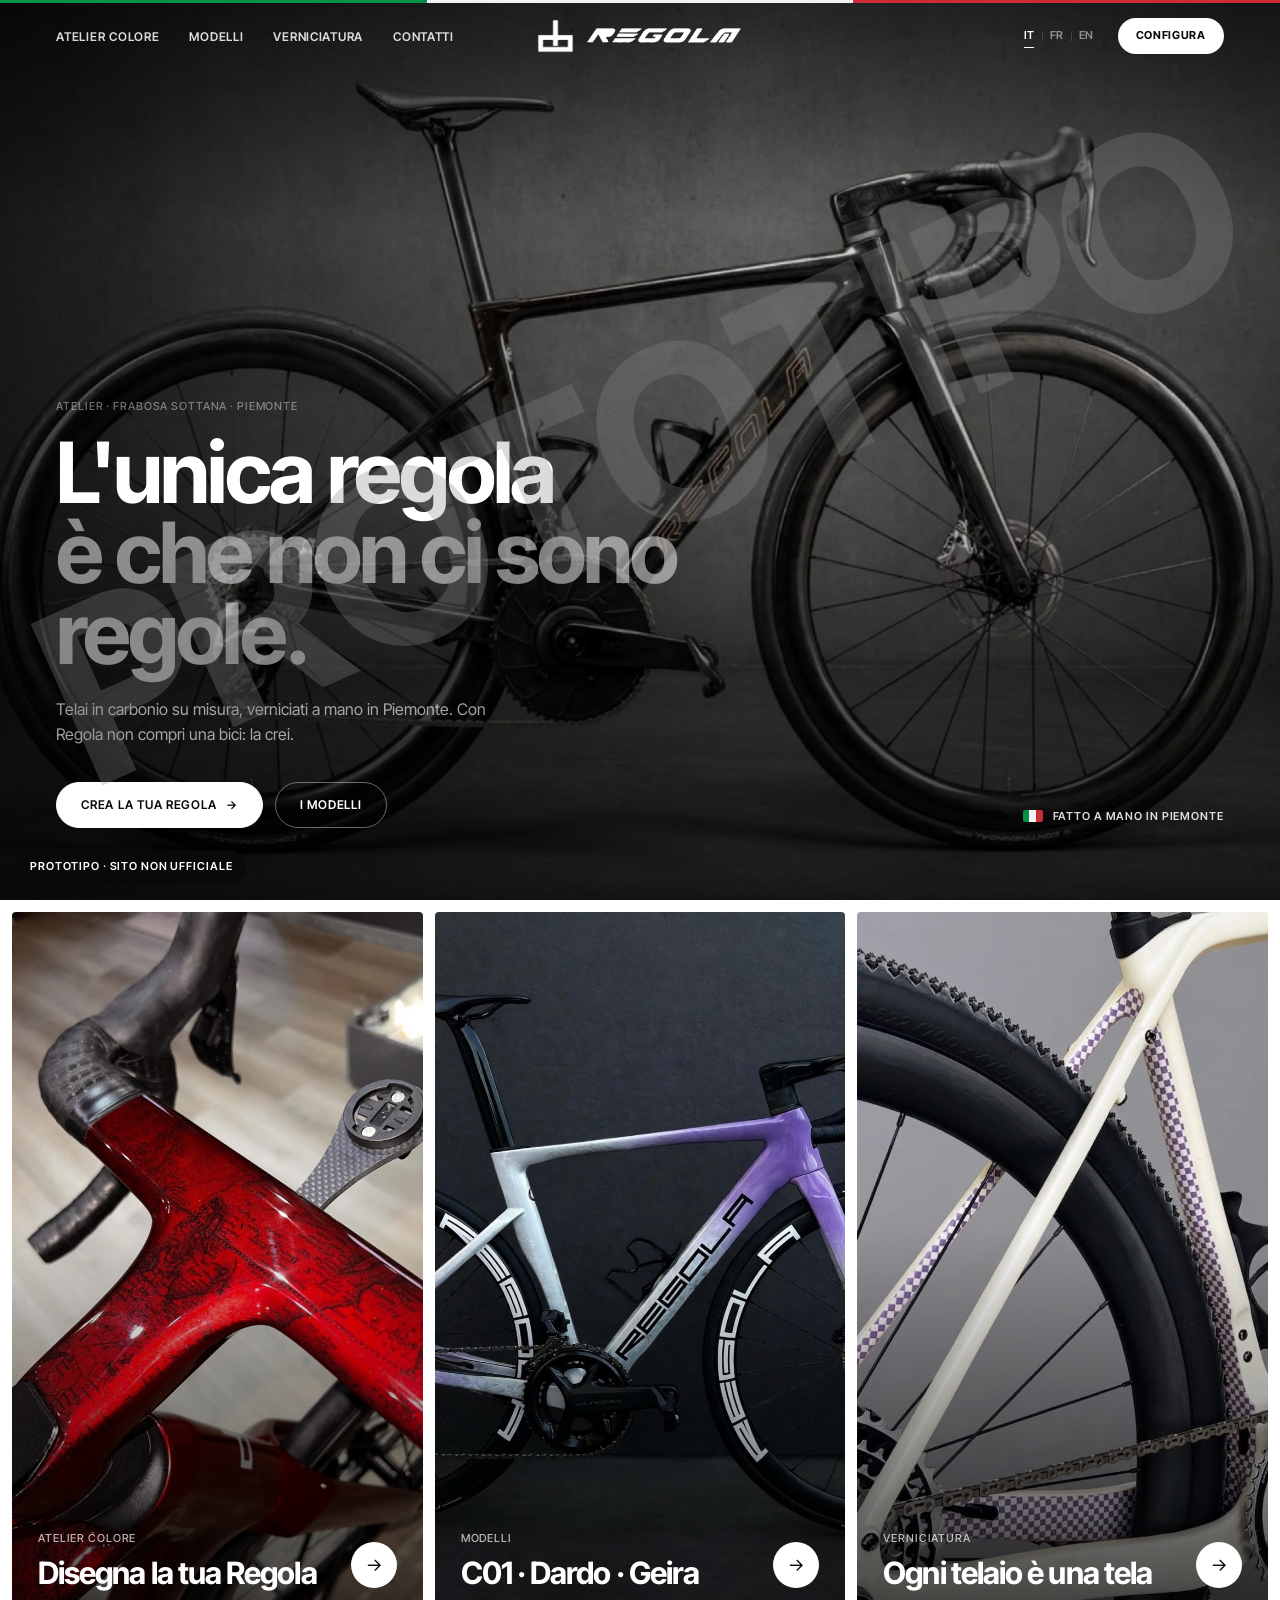
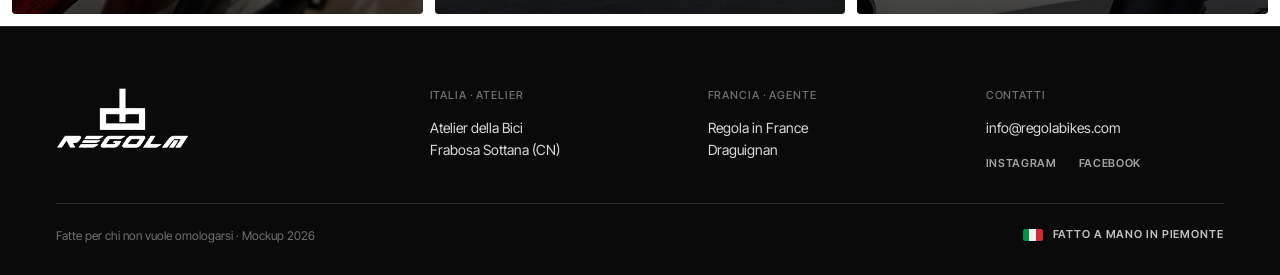
<file: index.html>
<!doctype html>
<html lang="it">
<head>
<meta charset="utf-8">
<meta name="viewport" content="width=device-width, initial-scale=1">
<meta name="robots" content="noindex, nofollow">
<title>Regola Bikes</title>
<link rel="preconnect" href="https://fonts.googleapis.com">
<link rel="preconnect" href="https://fonts.gstatic.com" crossorigin>
<link href="https://fonts.googleapis.com/css2?family=Inter+Tight:ital,wght@0,300;0,400;0,500;0,600;0,700;1,400&family=Michroma&display=swap" rel="stylesheet">
<link rel="stylesheet" href="assets/style.css?v=6">
</head>
<body>
<script>document.documentElement.classList.add('js')</script>

<header id="hdr">
  <nav><ul><li><a href="atelier.html">Atelier couleur</a></li><li><a href="modeles.html">Modèles</a></li><li><a href="peinture.html">Peinture</a></li><li><a href="contact.html">Contact</a></li></ul></nav>
  <a href="index.html" class="logo" aria-label="Regola — accueil"><img class="lm" src="assets/logo-mark-solid.png" alt=""><img class="lw" src="assets/logo-word-solid.png" alt="Regola"></a>
  <div class="hact"><a href="atelier.html" class="nav-cta">Configurer</a><button class="burger" aria-label="Menu"><span></span><span></span></button></div>
</header>

<section class="hero" id="top">
  <div class="hero-bg"></div>
  <div class="hero-inner">
    <div class="eyebrow rv">Atelier · Frabosa Sottana · Piemonte</div>
    <h1 class="display rv d1">L'unica regola<br><em>è che non ci sono regole.</em></h1>
    <p class="rv d2">Cadres carbone sur mesure, peints à la main dans le Piémont. Avec Regola, on n'achète pas un vélo&nbsp;: on le crée.</p>
    <div class="ctas rv d3">
      <a href="atelier.html" class="btn solid">Créer mon Regola <span class="arr">→</span></a>
      <a href="modeles.html" class="btn ghost">Les modèles</a>
    </div>
  </div>
  <div class="hero-side rv d3"><span class="seal"><span class="flag" aria-hidden="true"><i></i><i></i><i></i></span>Fatto a mano in Piemonte</span></div>
</section>

<section class="tiles">
  <a class="tile rv" href="atelier.html">
    <img src="assets/g-cubi.jpg" alt="">
    <div class="cap"><span class="eyebrow">Atelier couleur</span><h3>Dessinez votre Regola</h3></div>
    <span class="tarr">→</span>
  </a>
  <a class="tile rv d1" href="modeles.html">
    <img src="assets/dardo.jpg" alt="">
    <div class="cap"><span class="eyebrow">Modèles</span><h3>C01 · Dardo · Geira</h3></div>
    <span class="tarr">→</span>
  </a>
  <a class="tile rv d2" href="peinture.html">
    <img src="assets/g-quadri.jpg" alt="">
    <div class="cap"><span class="eyebrow">Peinture</span><h3>Chaque cadre est une toile</h3></div>
    <span class="tarr">→</span>
  </a>
</section>



<footer>
  <div class="fcol flogo"><a href="index.html" class="logo"><img class="lf" src="assets/logo-full-solid.png" alt="Regola"></a></div>
  <div class="fcol"><h6>Italie · Atelier</h6><p>Atelier della Bici<br>Frabosa Sottana (CN)</p></div>
  <div class="fcol"><h6>France · Agent</h6><p>Regola in France<br>Draguignan</p></div>
  <div class="fcol"><h6>Contact</h6><p><a href="mailto:info@regolabikes.com">info@regolabikes.com</a></p>
    <div class="soc"><a href="https://www.instagram.com/regolabikes/" target="_blank" rel="noopener">Instagram</a><a href="https://www.facebook.com/profile.php?id=100064349041571" target="_blank" rel="noopener">Facebook</a></div></div>
  <div class="fbot"><span>Fatte per chi non vuole omologarsi · Maquette 2026</span><span class="seal"><span class="flag" aria-hidden="true"><i></i><i></i><i></i></span>Fatto a mano in Piemonte</span></div>
</footer>
<script src="assets/i18n.js?v=7"></script>
<script src="assets/site.js?v=6"></script>
</body>
</html>
</file>
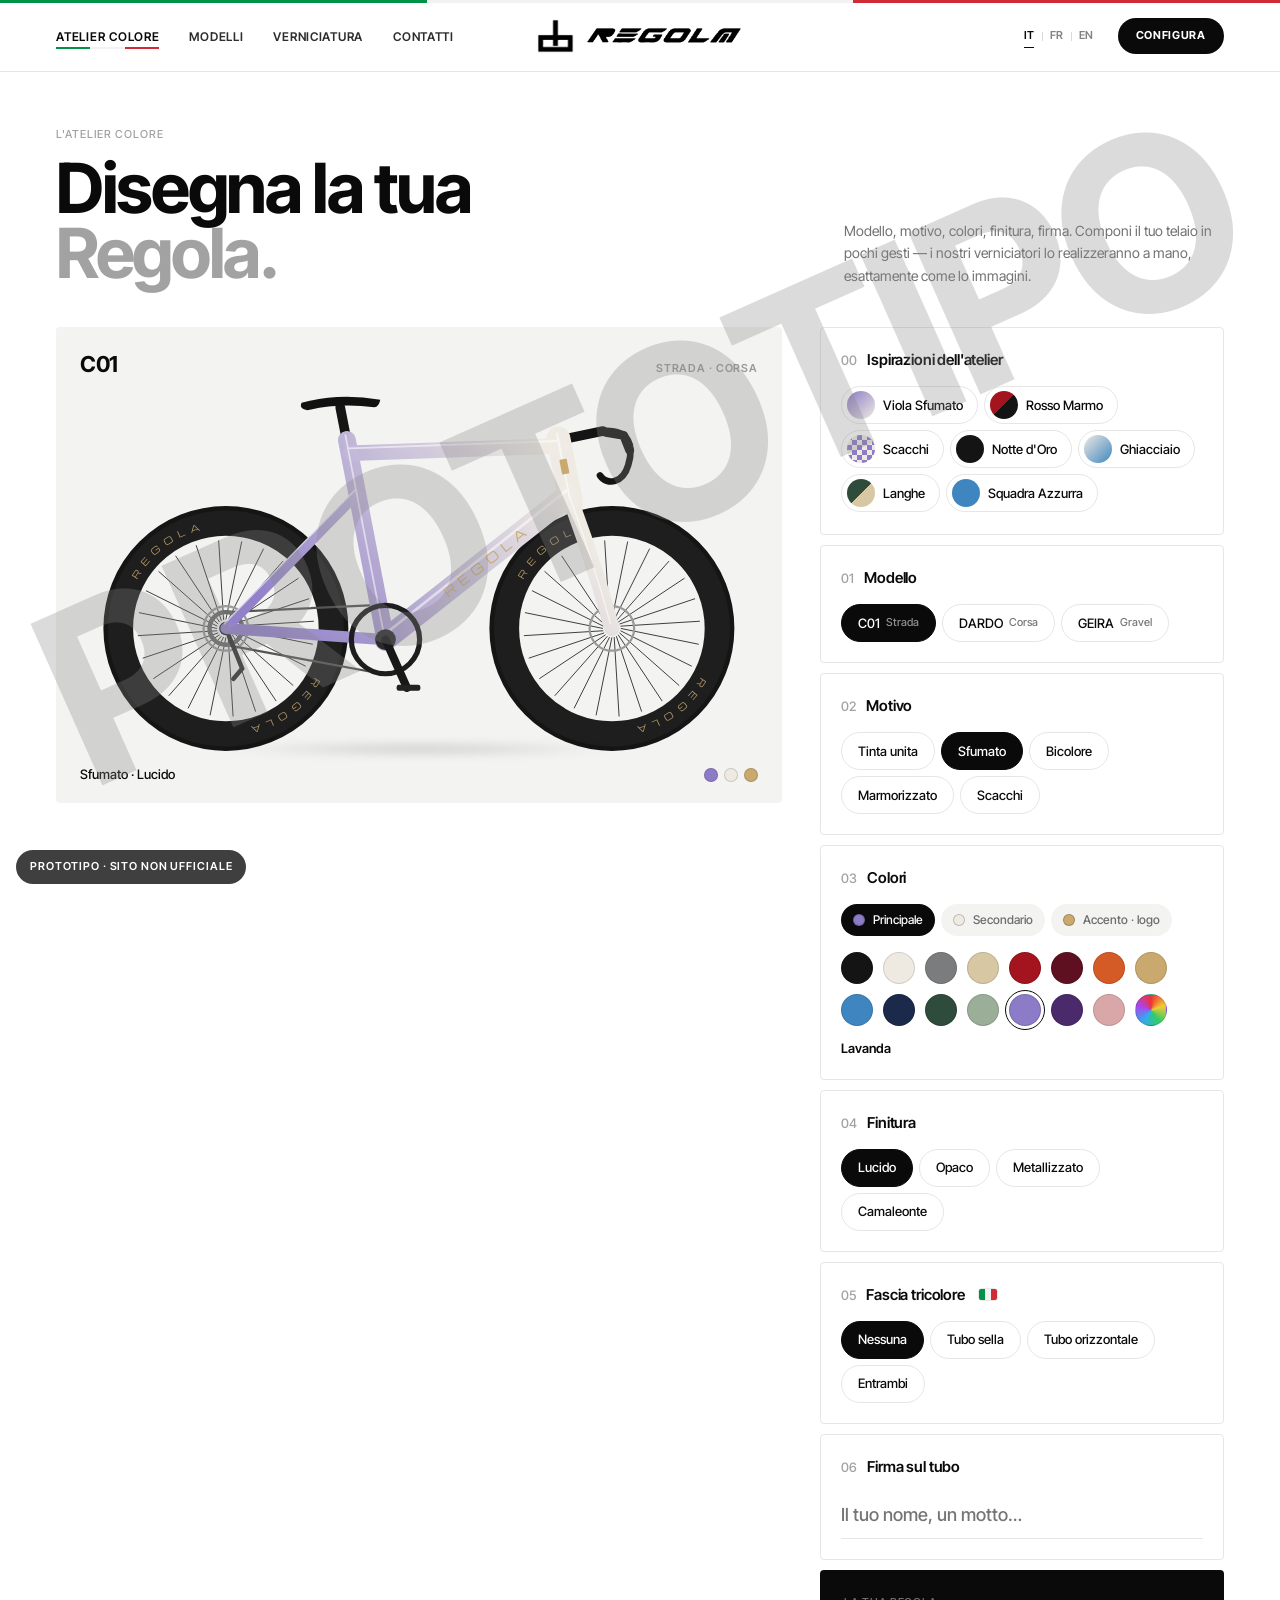
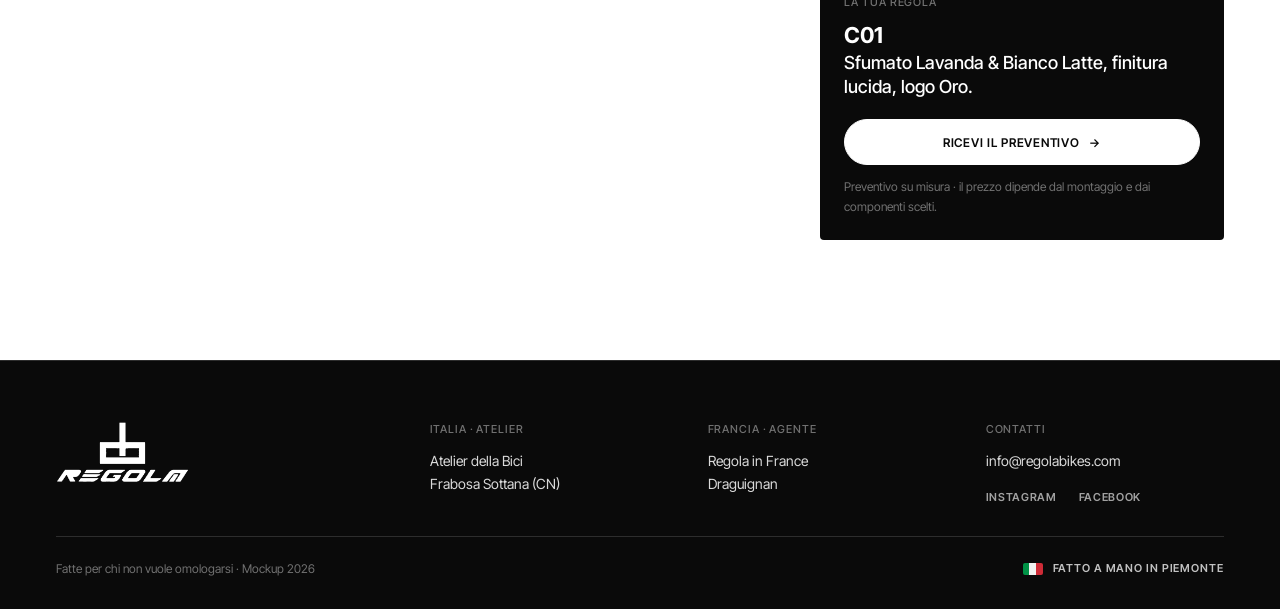
<file: atelier.html>
<!doctype html>
<html lang="it">
<head>
<meta charset="utf-8">
<meta name="viewport" content="width=device-width, initial-scale=1">
<meta name="robots" content="noindex, nofollow">
<title>Atelier couleur — Regola</title>
<link rel="preconnect" href="https://fonts.googleapis.com">
<link rel="preconnect" href="https://fonts.gstatic.com" crossorigin>
<link href="https://fonts.googleapis.com/css2?family=Inter+Tight:ital,wght@0,300;0,400;0,500;0,600;0,700;1,400&family=Michroma&display=swap" rel="stylesheet">
<link rel="stylesheet" href="assets/style.css?v=6">
</head>
<body class="inner">
<script>document.documentElement.classList.add('js')</script>

<header id="hdr">
  <nav><ul><li><a href="atelier.html" class="active">Atelier couleur</a></li><li><a href="modeles.html">Modèles</a></li><li><a href="peinture.html">Peinture</a></li><li><a href="contact.html">Contact</a></li></ul></nav>
  <a href="index.html" class="logo" aria-label="Regola — accueil"><img class="lm" src="assets/logo-mark-solid.png" alt=""><img class="lw" src="assets/logo-word-solid.png" alt="Regola"></a>
  <div class="hact"><a href="atelier.html" class="nav-cta">Configurer</a><button class="burger" aria-label="Menu"><span></span><span></span></button></div>
</header>

<section class="atelier first" id="atelier">
  <div class="head">
    <div>
      <div class="eyebrow rv">L'atelier couleur</div>
      <h2 class="display rv d1">Dessinez votre<br><em>Regola.</em></h2>
    </div>
    <p class="rv d2">Modèle, motif, couleurs, finition, signature. Composez votre cadre en quelques gestes — nos peintres le réaliseront à la main, exactement comme vous l'imaginez.</p>
  </div>

  <div class="cfg">
    <!-- Stage -->
    <div class="stage rv">
      <div class="stage-top"><b id="stModel">C01</b><span id="stType">Route · Course</span></div>
      <svg id="bike" viewBox="62 100 876 515" aria-label="Aperçu du vélo personnalisé">
        <defs>
          <path id="p-tt" d="M408 196 L690 186"/>
          <path id="p-ht" d="M688 176 L705 262"/>
          <path id="p-dt" d="M455 447 L702 252"/>
          <path id="p-st" d="M455 447 L403 178"/>
          <path id="p-cs" d="M455 447 L240 432"/>
          <path id="p-ss" d="M416 252 L240 432"/>
          <path id="p-fk" d="M704 258 Q 736 344 760 432"/>
          <path id="rimTxtR" d="M240 432 m -136 0 a 136 136 0 1 1 272 0 a 136 136 0 1 1 -272 0"/>
          <path id="rimTxtF" d="M760 432 m -136 0 a 136 136 0 1 1 272 0 a 136 136 0 1 1 -272 0"/>
          <linearGradient id="gFade" gradientUnits="userSpaceOnUse" x1="250" y1="440" x2="720" y2="180">
            <stop id="gf1" offset="0.1"/><stop id="gf2" offset="0.9"/>
          </linearGradient>
          <pattern id="gChk" width="14" height="14" patternUnits="userSpaceOnUse" patternTransform="rotate(-10)">
            <rect id="ck1" width="14" height="14"/><rect id="ck2" width="7" height="7"/><rect id="ck3" x="7" y="7" width="7" height="7"/>
          </pattern>
          <linearGradient id="gIris" gradientUnits="userSpaceOnUse" x1="240" y1="430" x2="760" y2="180">
            <stop offset="0" stop-color="#ff5f8a"/><stop offset=".25" stop-color="#ffd36b"/><stop offset=".5" stop-color="#6bffb8"/><stop offset=".75" stop-color="#6bb8ff"/><stop offset="1" stop-color="#c06bff"/>
          </linearGradient>
          <linearGradient id="gSheen" gradientUnits="userSpaceOnUse" x1="240" y1="180" x2="760" y2="440">
            <stop offset="0" stop-color="#fff" stop-opacity="0"/><stop offset=".35" stop-color="#fff" stop-opacity=".55"/><stop offset=".5" stop-color="#fff" stop-opacity="0"/><stop offset=".7" stop-color="#fff" stop-opacity=".35"/><stop offset="1" stop-color="#fff" stop-opacity="0"/>
          </linearGradient>
          <filter id="fMarble" x="-10%" y="-10%" width="120%" height="120%">
            <feTurbulence type="fractalNoise" baseFrequency="0.022 0.05" numOctaves="4" seed="11" result="n"/>
            <feColorMatrix in="n" type="matrix" values="0 0 0 0 0  0 0 0 0 0  0 0 0 0 0  9 0 0 0 -4.6" result="m"/>
            <feFlood id="marbleCol" flood-color="#000" result="c"/>
            <feComposite in="c" in2="m" operator="in" result="v"/>
            <feComposite in="v" in2="SourceAlpha" operator="in" result="v2"/>
            <feMerge><feMergeNode in="SourceGraphic"/><feMergeNode in="v2"/></feMerge>
          </filter>
        </defs>

        <!-- wheels -->
        <g id="wheels"></g>

        <!-- drivetrain -->
        <g stroke="#2a2a2a" fill="none" stroke-linecap="round">
          <path d="M455 400 L240 410 M455 494 L240 454" stroke-width="3" stroke="#555"/>
          <circle cx="240" cy="432" r="22" stroke-width="6" stroke="#6d6d6d"/>
          <path d="M240 432 L262 486 L250 500" stroke-width="6" stroke="#333"/>
        </g>

        <!-- seatpost & saddle -->
        <path d="M403 180 L394 134" stroke="#151515" stroke-width="13" stroke-linecap="round"/>
        <path d="M342 128 Q 392 114 448 124 Q 446 134 440 134 Q 392 128 350 138 Q 338 136 342 128Z" fill="#111"/>

        <!-- cockpit -->
        <g stroke="#141414" fill="none" stroke-linecap="round" stroke-linejoin="round">
          <path d="M690 178 L748 166" stroke-width="13"/>
          <path d="M748 166 C 784 164 790 186 782 212 C 775 236 754 240 744 226" stroke-width="9"/>
          <path d="M752 168 L776 172 L784 192" stroke-width="12"/>
        </g>

        <!-- FRAME -->
        <g id="frame" stroke-linecap="round" fill="none">
          <use href="#p-ss" class="t rear" data-k="ss"/>
          <use href="#p-cs" class="t rear" data-k="cs"/>
          <use href="#p-fk" class="t front" data-k="fk"/>
          <use href="#p-st" class="t front" data-k="st"/>
          <use href="#p-dt" class="t front" data-k="dt"/>
          <use href="#p-tt" class="t front" data-k="tt"/>
          <use href="#p-ht" class="t front" data-k="ht"/>
        </g>
        <!-- finish overlays -->
        <g id="overlay" stroke-linecap="round" fill="none" style="mix-blend-mode:soft-light">
          <use href="#p-ss" data-k="ss"/><use href="#p-cs" data-k="cs"/><use href="#p-fk" data-k="fk"/><use href="#p-st" data-k="st"/><use href="#p-dt" data-k="dt"/><use href="#p-tt" data-k="tt"/><use href="#p-ht" data-k="ht"/>
        </g>
        <g id="gloss" stroke="#fff" stroke-linecap="round" fill="none" transform="translate(-2,-6.5)">
          <use href="#p-tt" stroke-width="2.4"/><use href="#p-dt" stroke-width="3.6"/><use href="#p-st" stroke-width="2.4"/><use href="#p-ss" stroke-width="2"/><use href="#p-fk" stroke-width="2"/><use href="#p-ht" stroke-width="2.6"/>
        </g>

        <g id="tricolore"></g>

        <!-- crank -->
        <g>
          <circle cx="455" cy="447" r="46" fill="none" stroke="#1d1d1d" stroke-width="7"/>
          <circle cx="455" cy="447" r="14" fill="#2b2b2b"/>
          <path d="M455 447 L484 512" stroke="#181818" stroke-width="11" stroke-linecap="round"/>
          <rect x="470" y="508" width="32" height="8" rx="3" fill="#222"/>
        </g>

        <!-- decals -->
        <text id="logoTxt" font-family="Michroma, sans-serif" font-size="15" letter-spacing="7" dominant-baseline="central"><textPath href="#p-dt" startOffset="55%" text-anchor="middle">REGOLA</textPath></text>
        <text id="nameTxt" font-family="Inter Tight, sans-serif" font-weight="600" font-size="11" dominant-baseline="central"><textPath href="#p-tt" startOffset="58%" text-anchor="middle"></textPath></text>
        <rect id="badge" x="691" y="204" width="10" height="20" rx="1.5" transform="rotate(-11 696 214)"/>
      </svg>
      <div class="floor"></div>
      <div class="stage-foot">
        <span id="stLine">Uni · Brillant</span>
        <div class="chips"><i class="chip" id="c1"></i><i class="chip" id="c2"></i><i class="chip" id="c3"></i></div>
      </div>
    </div>

    <!-- Panel -->
    <div class="panel rv d1">
      <div class="step">
        <h4><i>00</i>Inspirations de l'atelier</h4>
        <div class="presets" id="presets"></div>
      </div>
      <div class="step">
        <h4><i>01</i>Modèle</h4>
        <div class="seg" id="segModel"></div>
      </div>
      <div class="step">
        <h4><i>02</i>Motif</h4>
        <div class="seg" id="segMotif"></div>
      </div>
      <div class="step">
        <h4><i>03</i>Couleurs</h4>
        <div class="tabs" id="tabs"></div>
        <div class="swatches" id="swatches"></div>
        <div class="swname" id="swname"></div>
      </div>
      <div class="step">
        <h4><i>04</i>Finition</h4>
        <div class="seg" id="segFinish"></div>
      </div>
      <div class="step">
        <h4><i>05</i>Fascia tricolore <span class="flag" aria-hidden="true"><i></i><i></i><i></i></span></h4>
        <div class="seg" id="segTri"></div>
      </div>
      <div class="step">
        <h4><i>06</i>Signature sur le tube</h4>
        <input class="field" id="name" maxlength="18" placeholder="Votre nom, une devise…">
      </div>
      <div class="summary">
        <div class="eyebrow">Votre Regola</div>
        <p id="sum"></p>
        <a class="btn solid" id="quote" href="#">Recevoir mon devis <span class="arr">→</span></a>
        <small>Devis sur mesure · le prix dépend du montage et des composants choisis.</small>
      </div>
    </div>
  </div>
</section>


<footer>
  <div class="fcol flogo"><a href="index.html" class="logo"><img class="lf" src="assets/logo-full-solid.png" alt="Regola"></a></div>
  <div class="fcol"><h6>Italie · Atelier</h6><p>Atelier della Bici<br>Frabosa Sottana (CN)</p></div>
  <div class="fcol"><h6>France · Agent</h6><p>Regola in France<br>Draguignan</p></div>
  <div class="fcol"><h6>Contact</h6><p><a href="mailto:info@regolabikes.com">info@regolabikes.com</a></p>
    <div class="soc"><a href="https://www.instagram.com/regolabikes/" target="_blank" rel="noopener">Instagram</a><a href="https://www.facebook.com/profile.php?id=100064349041571" target="_blank" rel="noopener">Facebook</a></div></div>
  <div class="fbot"><span>Fatte per chi non vuole omologarsi · Maquette 2026</span><span class="seal"><span class="flag" aria-hidden="true"><i></i><i></i><i></i></span>Fatto a mano in Piemonte</span></div>
</footer>
<script src="assets/i18n.js?v=7"></script>
<script src="assets/site.js?v=6"></script>
<script src="assets/atelier.js?v=5"></script>
</body>
</html>
</file>
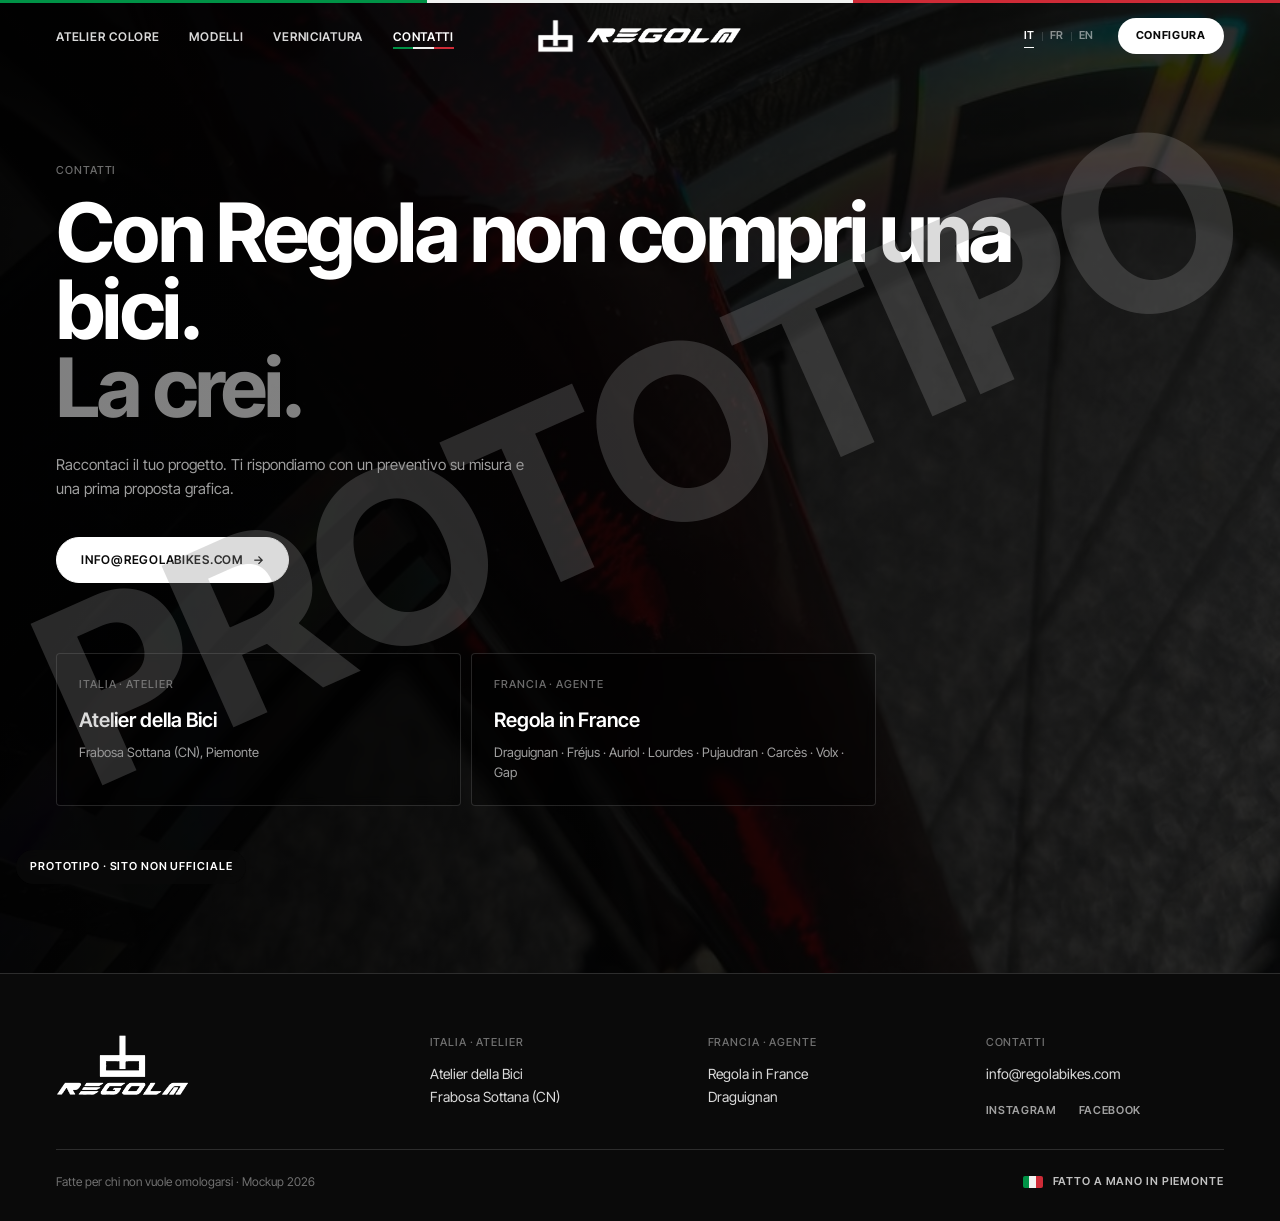
<file: contact.html>
<!doctype html>
<html lang="it">
<head>
<meta charset="utf-8">
<meta name="viewport" content="width=device-width, initial-scale=1">
<meta name="robots" content="noindex, nofollow">
<title>Contact — Regola</title>
<link rel="preconnect" href="https://fonts.googleapis.com">
<link rel="preconnect" href="https://fonts.gstatic.com" crossorigin>
<link href="https://fonts.googleapis.com/css2?family=Inter+Tight:ital,wght@0,300;0,400;0,500;0,600;0,700;1,400&family=Michroma&display=swap" rel="stylesheet">
<link rel="stylesheet" href="assets/style.css?v=6">
</head>
<body>
<script>document.documentElement.classList.add('js')</script>

<header id="hdr">
  <nav><ul><li><a href="atelier.html">Atelier couleur</a></li><li><a href="modeles.html">Modèles</a></li><li><a href="peinture.html">Peinture</a></li><li><a href="contact.html" class="active">Contact</a></li></ul></nav>
  <a href="index.html" class="logo" aria-label="Regola — accueil"><img class="lm" src="assets/logo-mark-solid.png" alt=""><img class="lw" src="assets/logo-word-solid.png" alt="Regola"></a>
  <div class="hact"><a href="atelier.html" class="nav-cta">Configurer</a><button class="burger" aria-label="Menu"><span></span><span></span></button></div>
</header>

<section class="contact first">
  <div class="eyebrow rv">Contact</div>
  <h2 class="display rv d1">Con Regola non compri una bici.<br><em>La crei.</em></h2>
  <p class="rv d2">Parlez-nous de votre projet. Nous vous répondons avec un devis sur mesure et une première proposition graphique.</p>
  <a href="mailto:info@regolabikes.com" class="btn solid rv d3">info@regolabikes.com <span class="arr">→</span></a>
  <div class="places">
    <div class="rv"><h6>Italie · Atelier</h6><b>Atelier della Bici</b><span>Frabosa Sottana (CN), Piemonte</span></div>
    <div class="rv d1"><h6>France · Agent</h6><b>Regola in France</b><span>Draguignan · Fréjus · Auriol · Lourdes · Pujaudran · Carcès · Volx · Gap</span></div>
  </div>
</section>


<footer>
  <div class="fcol flogo"><a href="index.html" class="logo"><img class="lf" src="assets/logo-full-solid.png" alt="Regola"></a></div>
  <div class="fcol"><h6>Italie · Atelier</h6><p>Atelier della Bici<br>Frabosa Sottana (CN)</p></div>
  <div class="fcol"><h6>France · Agent</h6><p>Regola in France<br>Draguignan</p></div>
  <div class="fcol"><h6>Contact</h6><p><a href="mailto:info@regolabikes.com">info@regolabikes.com</a></p>
    <div class="soc"><a href="https://www.instagram.com/regolabikes/" target="_blank" rel="noopener">Instagram</a><a href="https://www.facebook.com/profile.php?id=100064349041571" target="_blank" rel="noopener">Facebook</a></div></div>
  <div class="fbot"><span>Fatte per chi non vuole omologarsi · Maquette 2026</span><span class="seal"><span class="flag" aria-hidden="true"><i></i><i></i><i></i></span>Fatto a mano in Piemonte</span></div>
</footer>
<script src="assets/i18n.js?v=7"></script>
<script src="assets/site.js?v=6"></script>
</body>
</html>
</file>
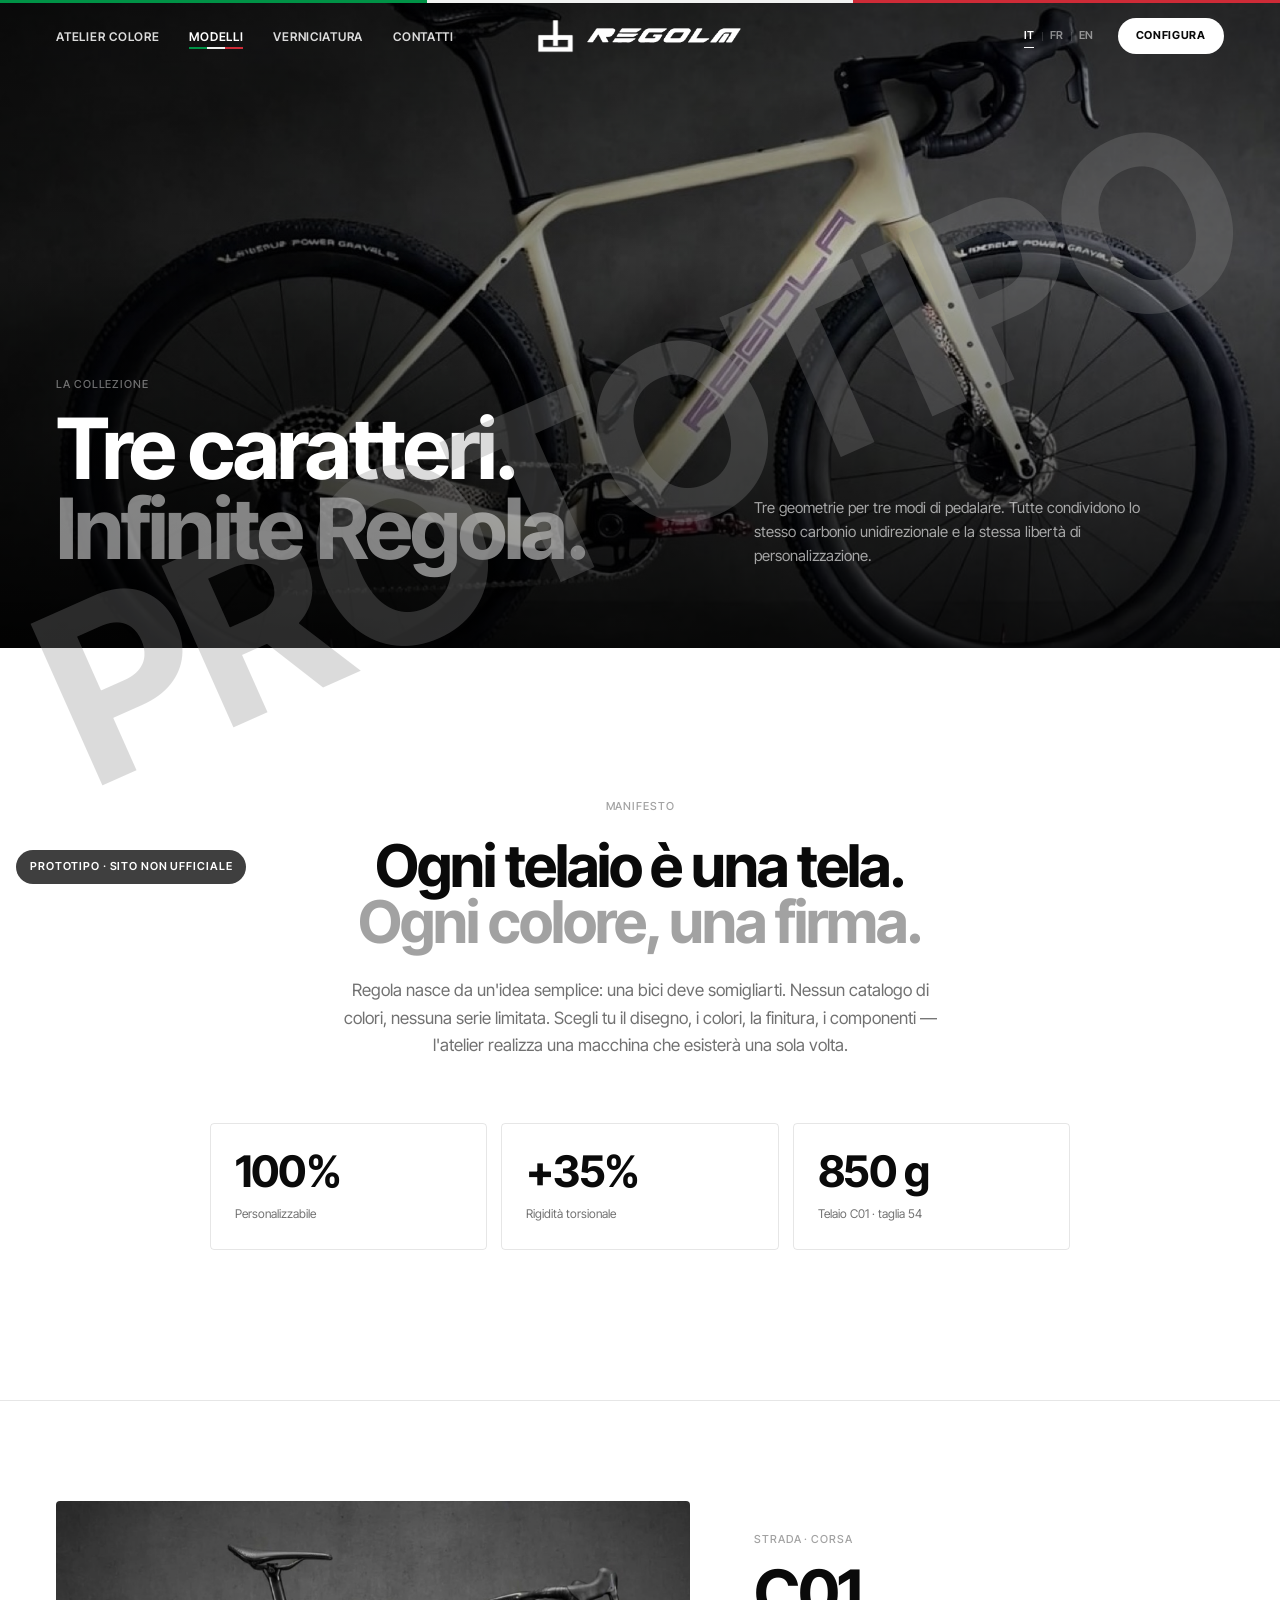
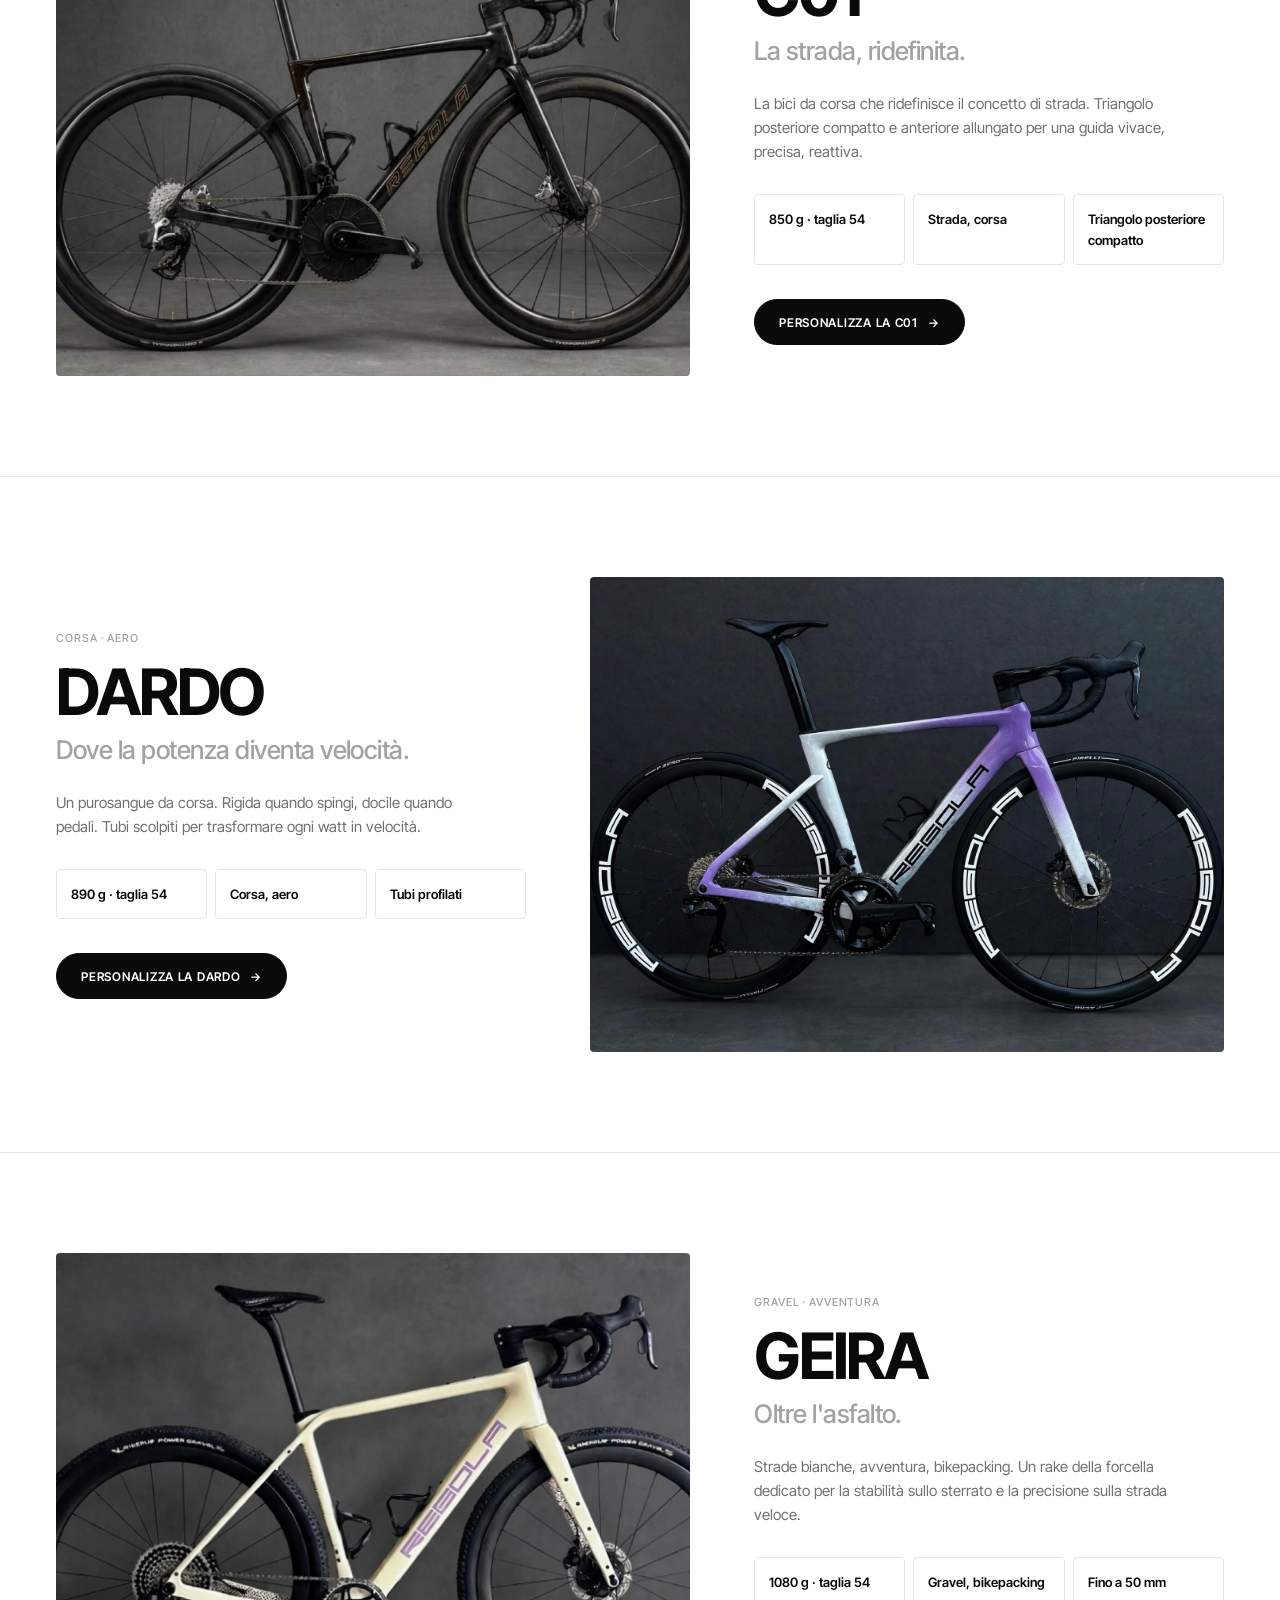
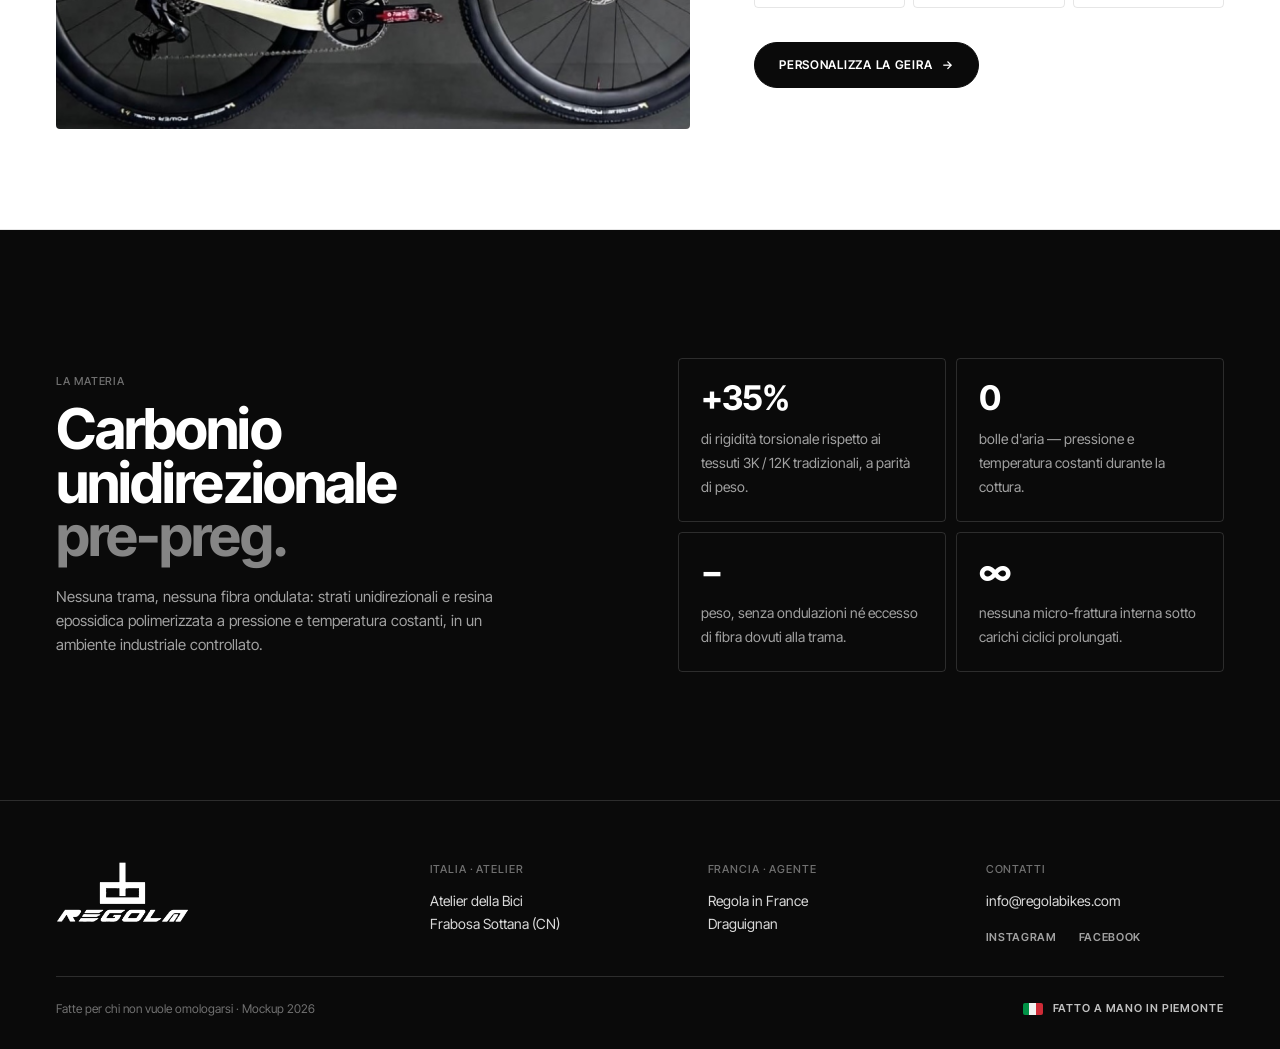
<file: modeles.html>
<!doctype html>
<html lang="it">
<head>
<meta charset="utf-8">
<meta name="viewport" content="width=device-width, initial-scale=1">
<meta name="robots" content="noindex, nofollow">
<title>Modèles — Regola</title>
<link rel="preconnect" href="https://fonts.googleapis.com">
<link rel="preconnect" href="https://fonts.gstatic.com" crossorigin>
<link href="https://fonts.googleapis.com/css2?family=Inter+Tight:ital,wght@0,300;0,400;0,500;0,600;0,700;1,400&family=Michroma&display=swap" rel="stylesheet">
<link rel="stylesheet" href="assets/style.css?v=6">
</head>
<body>
<script>document.documentElement.classList.add('js')</script>

<header id="hdr">
  <nav><ul><li><a href="atelier.html">Atelier couleur</a></li><li><a href="modeles.html" class="active">Modèles</a></li><li><a href="peinture.html">Peinture</a></li><li><a href="contact.html">Contact</a></li></ul></nav>
  <a href="index.html" class="logo" aria-label="Regola — accueil"><img class="lm" src="assets/logo-mark-solid.png" alt=""><img class="lw" src="assets/logo-word-solid.png" alt="Regola"></a>
  <div class="hact"><a href="atelier.html" class="nav-cta">Configurer</a><button class="burger" aria-label="Menu"><span></span><span></span></button></div>
</header>

<section class="page-hero" style="background-image:url(assets/geira.jpg)">
  <div><div class="eyebrow rv">La collection</div><h1 class="display rv d1">Trois caractères.<br><em>Une infinité de Regola.</em></h1></div>
  <p class="rv d2">Trois géométries pour trois façons de rouler. Toutes partagent le même carbone unidirectionnel et la même liberté de personnalisation.</p>
</section>

<section class="manifesto">
  <div class="eyebrow rv">Manifesto</div>
  <div class="txt">
    <h2 class="display rv">Chaque cadre est une toile.<br><em>Chaque teinte, une signature.</em></h2>
    <p class="rv d1">Regola est né d'une idée simple&nbsp;: un vélo doit vous ressembler. Pas de catalogue de coloris, pas de série limitée. Vous choisissez le dessin, les couleurs, la finition, les composants — l'atelier réalise une machine qui n'existera qu'une seule fois.</p>
    <div class="stats">
      <div class="stat rv"><b>100%</b><small>Personnalisable</small></div>
      <div class="stat rv d1"><b>+35%</b><small>Rigidité torsionnelle</small></div>
      <div class="stat rv d2"><b>850 g</b><small>Cadre C01 · taille 54</small></div>
    </div>
  </div>
</section>
<section>
  <article class="mrow">
    <div class="ph rv"><img src="assets/c01.jpg" alt="Regola C01"></div>
    <div>
      <div class="eyebrow rv">Route · Course</div>
      <h2 class="rv d1">C01</h2>
      <div class="tl rv d1">La route, redéfinie.</div>
      <p class="rv d2">Le vélo de course qui redéfinit le concept de route. Triangle arrière compact et avant allongé pour une conduite vive, précise, réactive.</p>
      <dl class="rv d2"><dt>Cadre</dt><dd>850 g · taille 54</dd><dt>Usage</dt><dd>Route, course</dd><dt>Signature</dt><dd>Triangle arrière compact</dd></dl>
      <a href="atelier.html?m=C01" class="btn solid rv d3">Personnaliser le C01 <span class="arr">→</span></a>
    </div>
  </article>
  <article class="mrow">
    <div class="ph rv"><img src="assets/dardo.jpg" alt="Regola DARDO"></div>
    <div>
      <div class="eyebrow rv">Course · Aéro</div>
      <h2 class="rv d1">DARDO</h2>
      <div class="tl rv d1">Là où la puissance devient vitesse.</div>
      <p class="rv d2">Un pur-sang de course. Rigide quand on appuie, docile quand on roule. Des tubes sculptés pour transformer chaque watt en vitesse.</p>
      <dl class="rv d2"><dt>Cadre</dt><dd>890 g · taille 54</dd><dt>Usage</dt><dd>Course, aéro</dd><dt>Signature</dt><dd>Tubes profilés</dd></dl>
      <a href="atelier.html?m=DARDO" class="btn solid rv d3">Personnaliser le DARDO <span class="arr">→</span></a>
    </div>
  </article>
  <article class="mrow">
    <div class="ph rv"><img src="assets/geira.jpg" alt="Regola GEIRA"></div>
    <div>
      <div class="eyebrow rv">Gravel · Aventure</div>
      <h2 class="rv d1">GEIRA</h2>
      <div class="tl rv d1">Au-delà de l'asphalte.</div>
      <p class="rv d2">Chemins blancs, aventure, bikepacking. Une inclinaison de fourche dédiée pour la stabilité sur le gravier et la précision sur route rapide.</p>
      <dl class="rv d2"><dt>Cadre</dt><dd>1080 g · taille 54</dd><dt>Usage</dt><dd>Gravel, bikepacking</dd><dt>Pneus</dt><dd>Jusqu'à 50 mm</dd></dl>
      <a href="atelier.html?m=GEIRA" class="btn solid rv d3">Personnaliser le GEIRA <span class="arr">→</span></a>
    </div>
  </article>
</section>

<section class="carbon">
  <div>
    <div class="eyebrow rv">La matière</div>
    <h2 class="display rv d1">Carbone unidirectionnel<br><em>pré-imprégné.</em></h2>
    <p class="lead rv d2">Pas de tissage, pas de fibres ondulées&nbsp;: des nappes unidirectionnelles et une résine époxy polymérisée sous pression et température constantes, dans un environnement industriel contrôlé.</p>
  </div>
  <ul>
    <li class="rv"><b>+35%</b><span>de rigidité torsionnelle face aux tissus 3K / 12K traditionnels, à poids égal.</span></li>
    <li class="rv d1"><b>0</b><span>bulle d'air — pression et température constantes pendant la cuisson.</span></li>
    <li class="rv d2"><b>−</b><span>de poids, sans ondulation ni surplus de fibre lié au tissage.</span></li>
    <li class="rv d3"><b>∞</b><span>aucune micro-fracture interne sous charges cycliques prolongées.</span></li>
  </ul>
</section>


<footer>
  <div class="fcol flogo"><a href="index.html" class="logo"><img class="lf" src="assets/logo-full-solid.png" alt="Regola"></a></div>
  <div class="fcol"><h6>Italie · Atelier</h6><p>Atelier della Bici<br>Frabosa Sottana (CN)</p></div>
  <div class="fcol"><h6>France · Agent</h6><p>Regola in France<br>Draguignan</p></div>
  <div class="fcol"><h6>Contact</h6><p><a href="mailto:info@regolabikes.com">info@regolabikes.com</a></p>
    <div class="soc"><a href="https://www.instagram.com/regolabikes/" target="_blank" rel="noopener">Instagram</a><a href="https://www.facebook.com/profile.php?id=100064349041571" target="_blank" rel="noopener">Facebook</a></div></div>
  <div class="fbot"><span>Fatte per chi non vuole omologarsi · Maquette 2026</span><span class="seal"><span class="flag" aria-hidden="true"><i></i><i></i><i></i></span>Fatto a mano in Piemonte</span></div>
</footer>
<script src="assets/i18n.js?v=7"></script>
<script src="assets/site.js?v=6"></script>
</body>
</html>
</file>
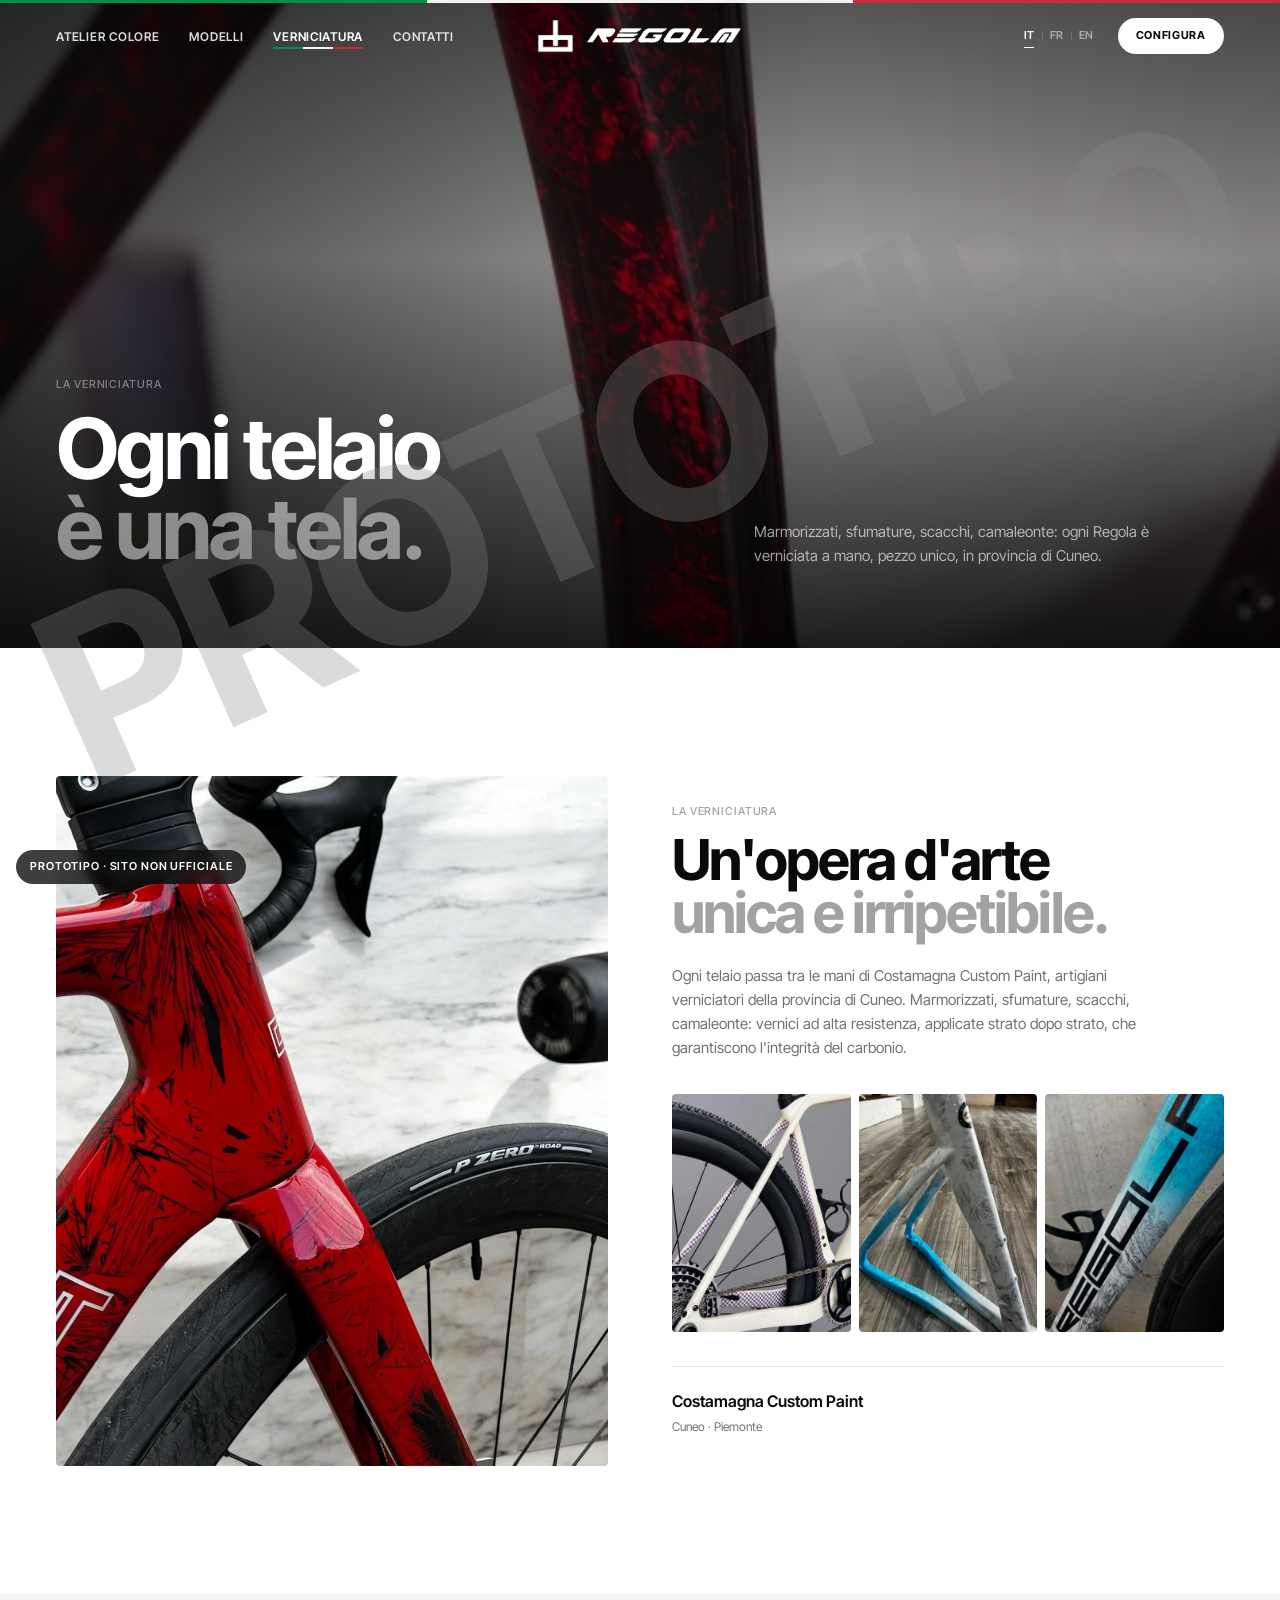
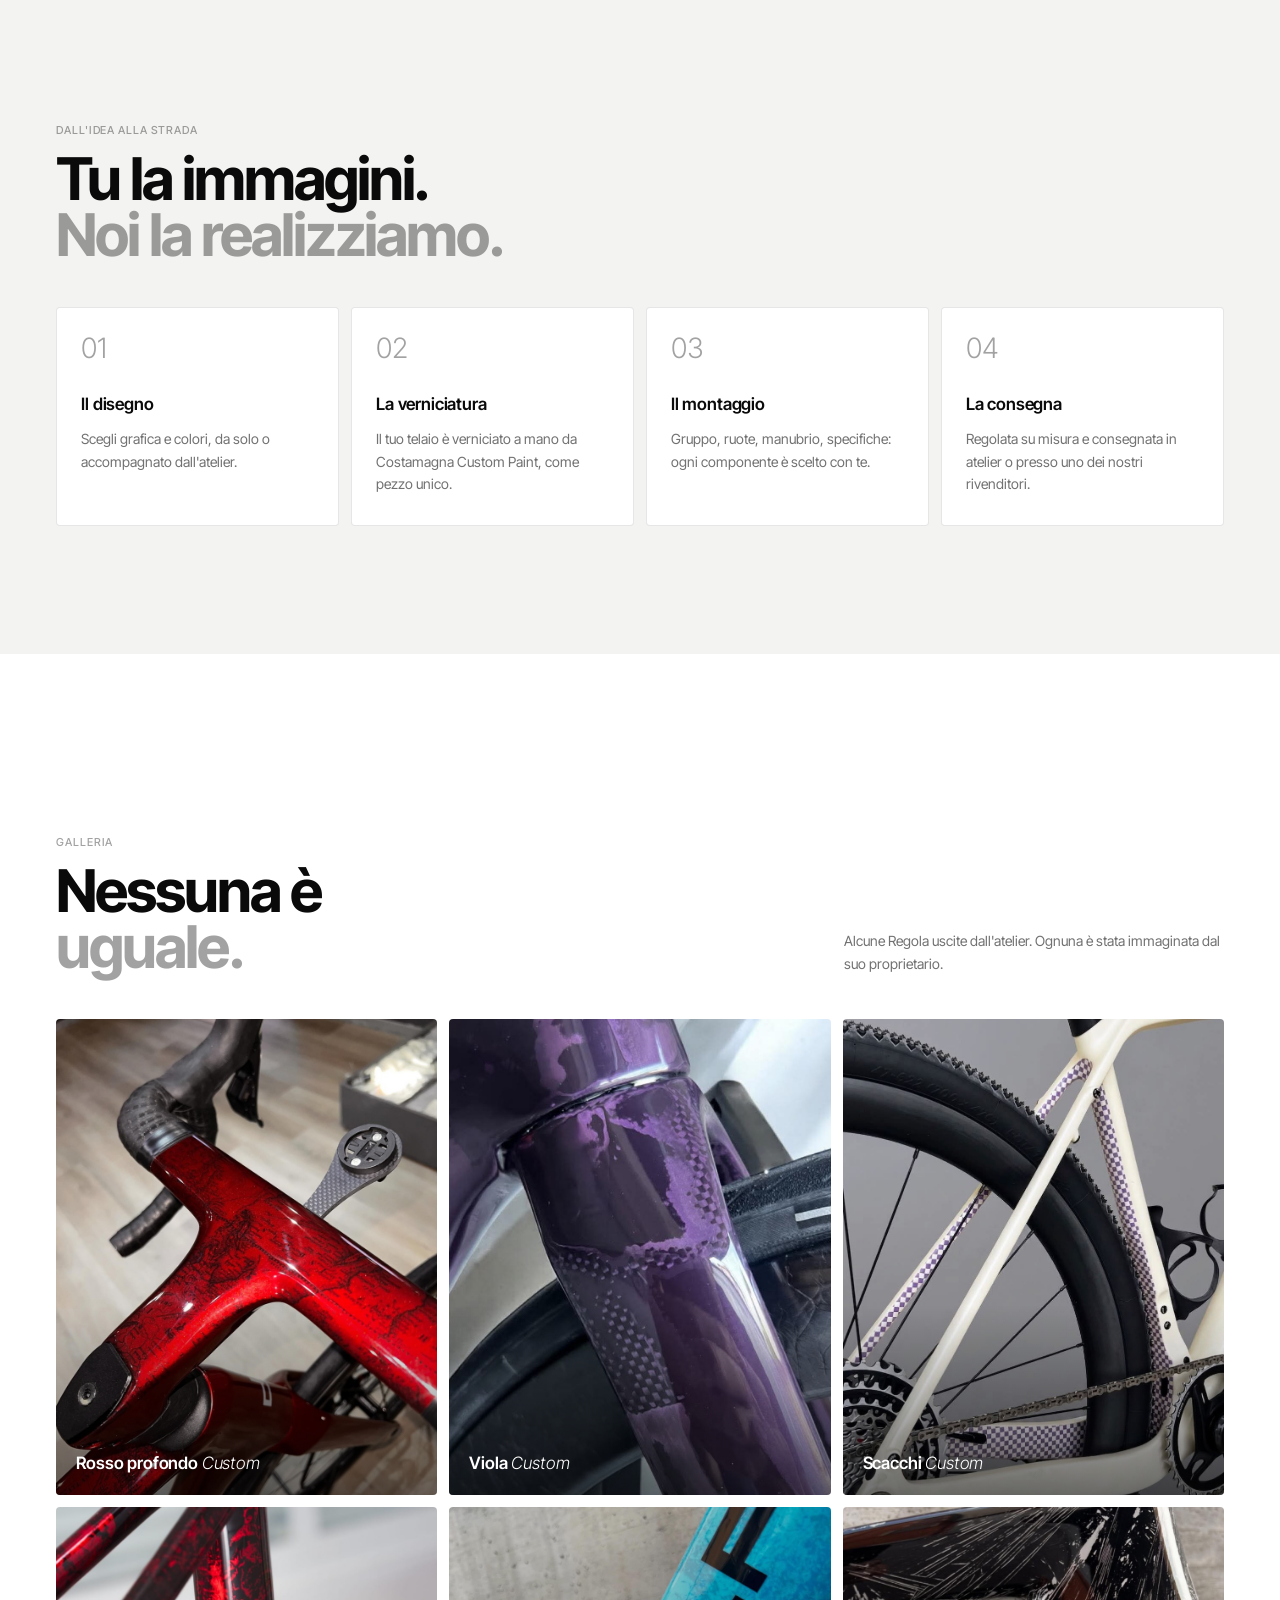
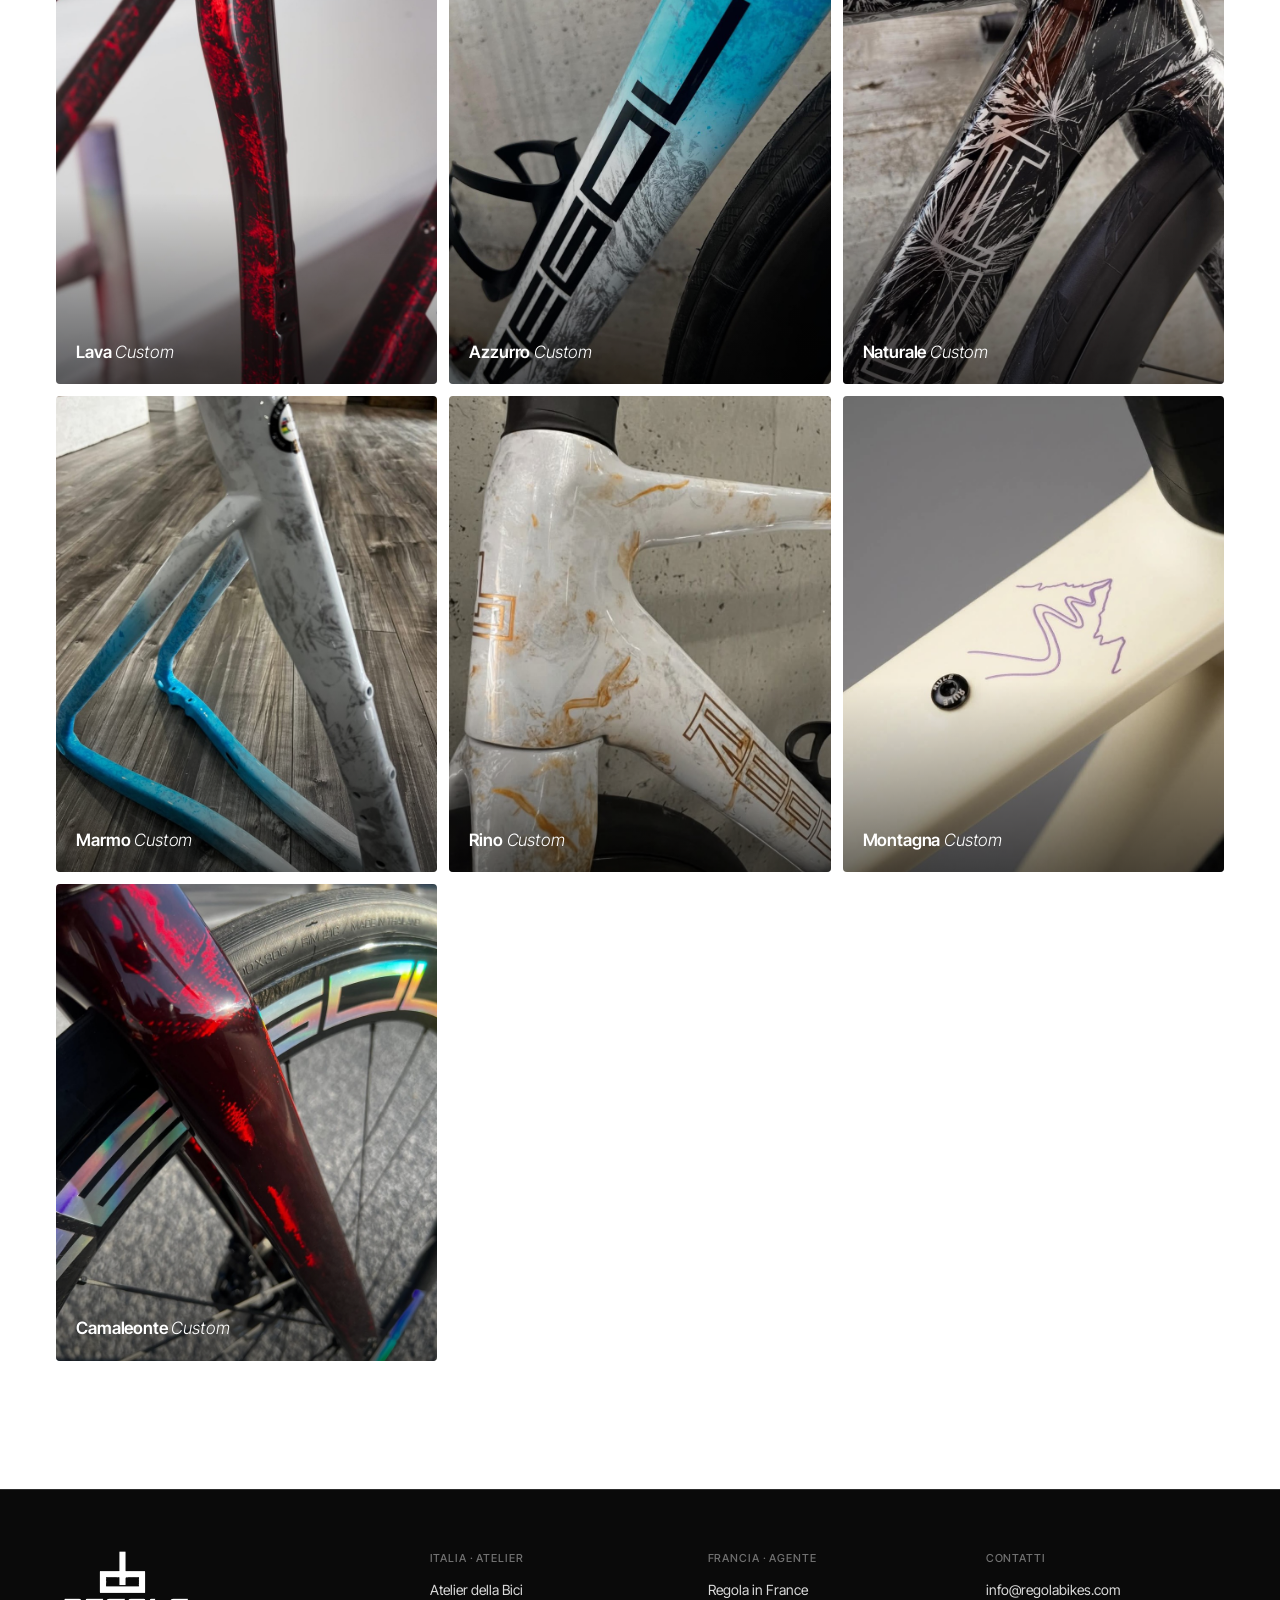
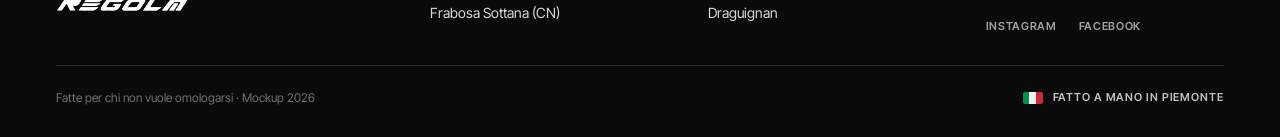
<file: peinture.html>
<!doctype html>
<html lang="it">
<head>
<meta charset="utf-8">
<meta name="viewport" content="width=device-width, initial-scale=1">
<meta name="robots" content="noindex, nofollow">
<title>Peinture — Regola</title>
<link rel="preconnect" href="https://fonts.googleapis.com">
<link rel="preconnect" href="https://fonts.gstatic.com" crossorigin>
<link href="https://fonts.googleapis.com/css2?family=Inter+Tight:ital,wght@0,300;0,400;0,500;0,600;0,700;1,400&family=Michroma&display=swap" rel="stylesheet">
<link rel="stylesheet" href="assets/style.css?v=6">
</head>
<body>
<script>document.documentElement.classList.add('js')</script>

<header id="hdr">
  <nav><ul><li><a href="atelier.html">Atelier couleur</a></li><li><a href="modeles.html">Modèles</a></li><li><a href="peinture.html" class="active">Peinture</a></li><li><a href="contact.html">Contact</a></li></ul></nav>
  <a href="index.html" class="logo" aria-label="Regola — accueil"><img class="lm" src="assets/logo-mark-solid.png" alt=""><img class="lw" src="assets/logo-word-solid.png" alt="Regola"></a>
  <div class="hact"><a href="atelier.html" class="nav-cta">Configurer</a><button class="burger" aria-label="Menu"><span></span><span></span></button></div>
</header>

<section class="page-hero" style="background-image:url(assets/g-costa2.jpg)">
  <div><div class="eyebrow rv">La peinture</div><h1 class="display rv d1">Chaque cadre<br><em>est une toile.</em></h1></div>
  <p class="rv d2">Marbrures, dégradés, damiers, caméléon&nbsp;: chaque Regola est peint à la main, en pièce unique, dans la province de Cuneo.</p>
</section>

<section class="paint">
  <div class="img rv"></div>
  <div class="txt">
    <div class="eyebrow rv">La peinture</div>
    <h2 class="display rv d1">Une œuvre d'art<br><em>unique et inimitable.</em></h2>
    <p class="rv d2">Chaque cadre passe entre les mains de Costamagna Custom Paint, artisans peintres de la province de Cuneo. Marbrures, dégradés, damiers, caméléon&nbsp;: des vernis haute résistance, appliqués couche après couche, qui préservent l'intégrité du carbone.</p>
    <div class="thumbs rv d2">
      <div style="background-image:url(assets/g-quadri.jpg)"></div>
      <div style="background-image:url(assets/g-marmo.jpg)"></div>
      <div style="background-image:url(assets/g-zzurro.jpg)"></div>
    </div>
    <div class="sig rv d3"><div><b>Costamagna Custom Paint</b><small>Cuneo · Piemonte</small></div></div>
  </div>
</section>


<section class="process">
  <div class="eyebrow rv">De l'idée à la route</div>
  <h2 class="display rv d1">Vous l'imaginez.<br><em>Nous le réalisons.</em></h2>
  <div class="steps">
    <div class="rv"><b>01</b><h5>Le dessin</h5><p>Choisissez votre graphisme et vos couleurs, seul ou accompagné par l'atelier.</p></div>
    <div class="rv d1"><b>02</b><h5>La peinture</h5><p>Votre cadre est peint à la main par Costamagna Custom Paint, en pièce unique.</p></div>
    <div class="rv d2"><b>03</b><h5>Le montage</h5><p>Groupe, roues, cintre, spécifications&nbsp;: chaque composant est choisi avec vous.</p></div>
    <div class="rv d3"><b>04</b><h5>La livraison</h5><p>Réglé à votre mesure et remis à l'atelier ou chez l'un de nos revendeurs.</p></div>
  </div>
</section>


<section class="gallery" style="padding-top:clamp(100px,14vw,180px)" id="galerie">
  <div class="sec-head">
    <div><div class="eyebrow rv">Galerie</div><h2 class="display rv d1">Aucun n'est<br><em>pareil.</em></h2></div>
    <p class="rv d2">Quelques Regola sortis de l'atelier. Chacun a été imaginé par son propriétaire.</p>
  </div>
  <div class="masonry">
    <figure class="rv"><img src="assets/g-cubi.jpg" alt="" loading="lazy"><figcaption>Rosso profondo <i>Custom</i></figcaption></figure>
    <figure class="rv"><img src="assets/g-viol.jpg" alt="" loading="lazy"><figcaption>Viola <i>Custom</i></figcaption></figure>
    <figure class="rv"><img src="assets/g-quadri.jpg" alt="" loading="lazy"><figcaption>Scacchi <i>Custom</i></figcaption></figure>
    <figure class="rv"><img src="assets/g-costa2.jpg" alt="" loading="lazy"><figcaption>Lava <i>Custom</i></figcaption></figure>
    <figure class="rv"><img src="assets/g-zzurro.jpg" alt="" loading="lazy"><figcaption>Azzurro <i>Custom</i></figcaption></figure>
    <figure class="rv"><img src="assets/g-nat.jpg" alt="" loading="lazy"><figcaption>Naturale <i>Custom</i></figcaption></figure>
    <figure class="rv"><img src="assets/g-marmo.jpg" alt="" loading="lazy"><figcaption>Marmo <i>Custom</i></figcaption></figure>
    <figure class="rv"><img src="assets/g-rino.jpg" alt="" loading="lazy"><figcaption>Rino <i>Custom</i></figcaption></figure>
    <figure class="rv"><img src="assets/g-mont.jpg" alt="" loading="lazy"><figcaption>Montagna <i>Custom</i></figcaption></figure>
    <figure class="rv"><img src="assets/g-fork.jpg" alt="" loading="lazy"><figcaption>Camaleonte <i>Custom</i></figcaption></figure>
  </div>
</section>


<footer>
  <div class="fcol flogo"><a href="index.html" class="logo"><img class="lf" src="assets/logo-full-solid.png" alt="Regola"></a></div>
  <div class="fcol"><h6>Italie · Atelier</h6><p>Atelier della Bici<br>Frabosa Sottana (CN)</p></div>
  <div class="fcol"><h6>France · Agent</h6><p>Regola in France<br>Draguignan</p></div>
  <div class="fcol"><h6>Contact</h6><p><a href="mailto:info@regolabikes.com">info@regolabikes.com</a></p>
    <div class="soc"><a href="https://www.instagram.com/regolabikes/" target="_blank" rel="noopener">Instagram</a><a href="https://www.facebook.com/profile.php?id=100064349041571" target="_blank" rel="noopener">Facebook</a></div></div>
  <div class="fbot"><span>Fatte per chi non vuole omologarsi · Maquette 2026</span><span class="seal"><span class="flag" aria-hidden="true"><i></i><i></i><i></i></span>Fatto a mano in Piemonte</span></div>
</footer>
<script src="assets/i18n.js?v=7"></script>
<script src="assets/site.js?v=6"></script>
</body>
</html>
</file>
<file: assets/style.css>
/* =========================================================
   REGOLA — maquette · style « atelier » épuré
   Sans-serif grasse, titres deux tons, noir / blanc / gris,
   boutons pilule, tuiles photo, cartes numérotées.
   ========================================================= */
:root{
  --black:#0a0a0a; --ink-2:#141414;
  --white:#ffffff; --grey-bg:#f3f3f1; --grey-2:#e9e9e6;
  --text:#0a0a0a; --muted:rgba(10,10,10,.58); --soft:rgba(10,10,10,.38);
  --line:rgba(10,10,10,.1);
  --d-muted:rgba(255,255,255,.62); --d-soft:rgba(255,255,255,.42); --d-line:rgba(255,255,255,.14);
  --gold:#c9a96e;
  --sans:'Inter Tight','Helvetica Neue',Helvetica,Arial,sans-serif;
  --wide:'Michroma','Inter Tight',sans-serif;
  --pad:clamp(20px,4.4vw,64px);
  --radius:4px;
}
*{box-sizing:border-box;margin:0;padding:0}
html{scroll-behavior:smooth}
body{background:var(--white);color:var(--text);font-family:var(--sans);font-size:15px;line-height:1.6;-webkit-font-smoothing:antialiased;overflow-x:hidden}
img{display:block;max-width:100%}
a{color:inherit;text-decoration:none}
button{font:inherit;color:inherit;background:none;border:0;cursor:pointer}
b,strong{font-weight:600}

/* ---------- typo ---------- */
.eyebrow{font-size:11px;font-weight:500;letter-spacing:.08em;text-transform:uppercase;color:var(--soft)}
.display{font-weight:700;letter-spacing:-.035em;line-height:.95}
.display em{font-style:normal;color:var(--soft)}
.dark .eyebrow,.hero .eyebrow,.page-hero .eyebrow{color:var(--d-soft)}
.dark .display em,.hero .display em,.page-hero .display em{color:rgba(255,255,255,.5)}

/* ---------- boutons pilule ---------- */
.btn{display:inline-flex;align-items:center;gap:10px;height:46px;padding:0 24px;border-radius:999px;font-size:12px;font-weight:600;letter-spacing:.06em;text-transform:uppercase;border:1px solid currentColor;transition:background .25s,color .25s,border-color .25s,transform .25s}
.btn .arr{transition:transform .3s}
.btn:hover .arr{transform:translateX(4px)}
.btn.solid{background:var(--black);color:var(--white);border-color:var(--black)}
.btn.solid:hover{background:#2a2a2a;border-color:#2a2a2a}
.btn.ghost{color:var(--black)}
.btn.ghost:hover{background:var(--black);color:var(--white)}
.hero .btn.solid,.dark .btn.solid,.page-hero .btn.solid,.band .btn.solid,.contact .btn.solid{background:var(--white);color:var(--black);border-color:var(--white)}
.hero .btn.solid:hover,.band .btn.solid:hover,.contact .btn.solid:hover{background:#ddd;border-color:#ddd}
.hero .btn.ghost{color:var(--white);border-color:rgba(255,255,255,.4)}
.hero .btn.ghost:hover{background:var(--white);color:var(--black)}

/* ---------- reveal ---------- */
.js .rv{opacity:0;transform:translateY(22px);transition:opacity .9s cubic-bezier(.2,.7,.2,1),transform .9s cubic-bezier(.2,.7,.2,1)}
.js .rv.in{opacity:1;transform:none}
.js .rv.d1{transition-delay:.08s}.js .rv.d2{transition-delay:.16s}.js .rv.d3{transition-delay:.24s}

/* ---------- header (logo centré) ---------- */
header{position:fixed;inset:0 0 auto 0;z-index:50;display:grid;grid-template-columns:1fr auto 1fr;align-items:center;height:72px;padding:0 var(--pad);color:var(--white);transition:background .3s,color .3s,border-color .3s;border-bottom:1px solid transparent}
header.scrolled{background:var(--white);color:var(--black);border-color:var(--line)}
nav ul{display:flex;gap:30px;list-style:none}
nav a{font-size:12px;font-weight:600;letter-spacing:.06em;text-transform:uppercase;opacity:.85;transition:opacity .2s}
nav a:hover,nav a.active{opacity:1}
nav a.active{text-decoration:underline;text-underline-offset:6px;text-decoration-thickness:1px}
.logo{display:flex;align-items:center;gap:12px;justify-self:center}
.logo .lm{height:34px;width:auto;transition:filter .3s}
.logo .lw{height:17px;width:auto;transition:filter .3s}
header.scrolled .logo img{filter:brightness(0)}
.hact{justify-self:end;display:flex;align-items:center;gap:18px}
.nav-cta{display:inline-flex;align-items:center;height:36px;padding:0 18px;border-radius:999px;background:var(--white);color:var(--black);font-size:11px;font-weight:700;letter-spacing:.06em;text-transform:uppercase;transition:background .3s,color .3s}
header.scrolled .nav-cta{background:var(--black);color:var(--white)}
.burger{display:none;width:26px;height:12px;position:relative}
.burger span{position:absolute;left:0;right:0;height:1.5px;background:currentColor;transition:.3s}
.burger span:first-child{top:0}.burger span:last-child{bottom:0}
header.open .burger span:first-child{top:5px;transform:rotate(45deg)}
header.open .burger span:last-child{bottom:5px;transform:rotate(-45deg)}
@media(max-width:900px){
  header{grid-template-columns:auto 1fr auto;height:62px}
  .logo{grid-column:1;justify-self:start}
  .hact{grid-column:3}
  .logo .lm{height:26px}.logo .lw{height:13px}
  .burger{display:block}
  .nav-cta{display:none}
  nav{position:fixed;inset:0;height:100vh;background:var(--white);color:var(--black);display:flex;align-items:center;padding:0 var(--pad);opacity:0;pointer-events:none;transition:opacity .3s;z-index:-1}
  header.open{background:var(--white);color:var(--black)}
  header.open .logo img{filter:brightness(0)}
  header.open nav{opacity:1;pointer-events:auto}
  nav ul{flex-direction:column;gap:10px}
  nav a{font-size:40px;font-weight:700;letter-spacing:-.03em;text-transform:none;opacity:1}
  nav a.active{text-decoration:none;color:var(--soft)}
}

/* ---------- hero ---------- */
.hero{position:relative;min-height:100svh;display:flex;align-items:flex-end;padding:0 var(--pad) clamp(48px,8vh,90px);overflow:hidden;background:var(--black);color:var(--white)}
.hero-bg{position:absolute;inset:0;background:url(c01.jpg) 62% 55%/cover no-repeat;transform:scale(1.06);animation:heroZoom 12s ease-out forwards;filter:grayscale(.15)}
@keyframes heroZoom{to{transform:scale(1)}}
.hero::after{content:"";position:absolute;inset:0;background:linear-gradient(180deg,rgba(0,0,0,.55) 0%,rgba(0,0,0,0) 25%,rgba(0,0,0,.15) 55%,rgba(0,0,0,.85) 100%),linear-gradient(90deg,rgba(0,0,0,.55),rgba(0,0,0,0) 60%)}
.hero-inner{position:relative;z-index:2;max-width:860px}
.hero h1{font-size:clamp(46px,6.6vw,96px);margin:16px 0 24px}
.hero p{max-width:460px;color:var(--d-muted);font-size:16px;margin-bottom:34px}
.hero .ctas{display:flex;gap:12px;flex-wrap:wrap}
.hero-side{position:absolute;right:var(--pad);bottom:clamp(48px,8vh,90px);z-index:2;font-size:11px;font-weight:600;letter-spacing:.08em;text-transform:uppercase;color:var(--d-muted)}


/* ---------- manifesto : intro centrée ---------- */
section{position:relative}
.manifesto{padding:clamp(90px,12vw,150px) var(--pad);text-align:center;border-bottom:1px solid var(--line)}
.manifesto>.eyebrow{margin-bottom:22px}
.manifesto .txt{max-width:860px;margin:0 auto}
.manifesto h2{font-size:clamp(36px,4.6vw,64px)}
.manifesto .txt p{color:var(--muted);font-size:17px;max-width:620px;margin:28px auto 0}
.stats{display:grid;grid-template-columns:repeat(3,1fr);gap:14px;margin-top:64px;text-align:left}
.stat{border:1px solid var(--line);border-radius:var(--radius);padding:26px 24px}
.stat b{font-size:clamp(34px,3.4vw,48px);font-weight:700;letter-spacing:-.03em;line-height:1;display:block}
.stat small{display:block;margin-top:10px;font-size:12px;color:var(--muted)}
@media(max-width:800px){.stats{grid-template-columns:1fr}}

/* ---------- en-têtes de section ---------- */
.sec-head{display:flex;justify-content:space-between;align-items:flex-end;gap:30px;flex-wrap:wrap;margin-bottom:44px}
.sec-head h2{font-size:clamp(36px,4.6vw,64px);margin-top:12px}
.sec-head p{max-width:380px;color:var(--muted);font-size:14px}

/* ---------- page hero (pages internes) ---------- */
.page-hero{position:relative;min-height:72vh;padding:140px var(--pad) clamp(48px,7vw,80px);display:grid;grid-template-columns:1.4fr 1fr;gap:40px;align-items:end;background:var(--black) center/cover no-repeat;color:var(--white);overflow:hidden}
.page-hero::before{content:"";position:absolute;inset:0;background:linear-gradient(180deg,rgba(0,0,0,.6),rgba(0,0,0,.25) 40%,rgba(0,0,0,.85)),linear-gradient(90deg,rgba(0,0,0,.6),rgba(0,0,0,0) 65%)}
.page-hero>*{position:relative}
.page-hero h1{font-size:clamp(46px,6.6vw,96px);margin-top:14px}
.page-hero p{color:var(--d-muted);max-width:400px;font-size:15px}
@media(max-width:900px){.page-hero{grid-template-columns:1fr}}

/* ---------- configurateur ---------- */
.atelier{background:var(--white);padding:clamp(80px,10vw,120px) var(--pad)}
.atelier.first{padding-top:clamp(120px,14vh,150px)}
.atelier .head{display:flex;justify-content:space-between;align-items:flex-end;gap:30px;flex-wrap:wrap;margin-bottom:40px}
.atelier h2{font-size:clamp(40px,5.4vw,80px);margin-top:12px}
.atelier .head p{max-width:380px;color:var(--muted);font-size:14px}
.cfg{display:grid;grid-template-columns:1.8fr 1fr;gap:clamp(20px,3vw,40px);align-items:start}
.stage{min-width:0;position:sticky;top:92px;background:var(--grey-bg);border-radius:var(--radius);aspect-ratio:16/10.5;display:flex;flex-direction:column;overflow:hidden}
.stage-top{display:flex;justify-content:space-between;align-items:baseline;padding:20px 24px 0;font-size:11px;font-weight:600;letter-spacing:.08em;text-transform:uppercase;color:var(--soft)}
.stage-top b{font-size:22px;font-weight:700;letter-spacing:-.02em;text-transform:none;color:var(--black)}
.stage svg{flex:1;width:100%;height:100%;min-height:0}
.stage .floor{position:absolute;left:10%;right:10%;bottom:9%;height:22px;background:radial-gradient(50% 50% at 50% 50%,rgba(0,0,0,.16),transparent 70%);filter:blur(4px);pointer-events:none}
.stage-foot{display:flex;justify-content:space-between;align-items:center;padding:0 24px 18px;font-size:13px;font-weight:500;gap:16px}
.stage-foot .chips{display:flex;gap:6px}
.chip{width:14px;height:14px;border-radius:50%;border:1px solid rgba(0,0,0,.15)}
#bike *{transition:stroke .5s ease,fill .5s ease,stroke-width .5s ease,opacity .5s ease}

.panel{min-width:0;display:flex;flex-direction:column;gap:10px}
.step{border:1px solid var(--line);border-radius:var(--radius);padding:20px}
.step h4{display:flex;align-items:baseline;gap:10px;font-size:15px;font-weight:600;letter-spacing:-.01em;margin-bottom:14px}
.step h4 i{font-style:normal;font-size:13px;font-weight:500;color:var(--soft)}
.seg{display:flex;flex-wrap:wrap;gap:6px}
.seg button{height:38px;padding:0 16px;border-radius:999px;border:1px solid var(--line);font-size:13px;font-weight:500;transition:.2s;display:inline-flex;align-items:center;gap:6px}
.seg button:hover{border-color:var(--black)}
.seg button.on{background:var(--black);color:var(--white);border-color:var(--black)}
.seg button small{font-size:11px;opacity:.55}
.tabs{display:flex;gap:6px;margin-bottom:16px;flex-wrap:wrap}
.tabs button{height:32px;padding:0 12px;border-radius:999px;font-size:12px;font-weight:500;color:var(--muted);display:flex;align-items:center;gap:8px;background:var(--grey-bg)}
.tabs button.on{color:var(--white);background:var(--black)}
.tabs .dot{width:12px;height:12px;border-radius:50%;border:1px solid rgba(0,0,0,.2)}
.swatches{display:grid;grid-template-columns:repeat(auto-fill,32px);gap:10px}
.sw{width:32px;height:32px;border-radius:50%;border:1px solid rgba(0,0,0,.12);position:relative;transition:transform .2s}
.sw:hover{transform:scale(1.08)}
.sw.on::after{content:"";position:absolute;inset:-5px;border:1.5px solid var(--black);border-radius:50%}
.sw.custom{background:conic-gradient(#e33,#ec3,#3c6,#3ae,#a4e,#e33);overflow:visible}
.sw.custom input{position:absolute;inset:0;opacity:0;cursor:pointer;width:100%;height:100%}
.swname{margin-top:12px;font-size:13px;font-weight:600;min-height:20px}
.field{width:100%;border:0;border-bottom:1px solid var(--line);background:transparent;padding:8px 0;font:inherit;font-size:18px;font-weight:500;outline:none;color:var(--black)}
.field:focus{border-color:var(--black)}
.presets{display:flex;gap:6px;overflow-x:auto;padding-bottom:2px;scrollbar-width:none}
.preset{flex:0 0 auto;display:flex;align-items:center;gap:8px;height:38px;padding:0 14px 0 5px;border-radius:999px;border:1px solid var(--line);font-size:13px;font-weight:500;transition:.2s}
.preset:hover{border-color:var(--black)}
.preset .pv{width:28px;height:28px;border-radius:50%}
.summary{background:var(--black);color:var(--white);padding:24px;border-radius:var(--radius)}
.summary .eyebrow{color:var(--d-soft)}
.summary p{font-size:18px;font-weight:500;line-height:1.35;margin:10px 0 20px}
.summary p b{font-family:var(--sans)!important;font-weight:700!important;letter-spacing:-.02em!important;font-size:22px!important}
.summary .btn{width:100%;justify-content:center;background:var(--white);color:var(--black);border-color:var(--white)}
.summary small{display:block;margin-top:12px;color:var(--d-soft);font-size:12px}
@media(max-width:1000px){.cfg{grid-template-columns:1fr}.stage{position:sticky;top:62px;z-index:5;box-shadow:0 10px 24px -16px rgba(0,0,0,.35)}}

/* ---------- peinture ---------- */
.paint{display:grid;grid-template-columns:1fr 1fr;gap:clamp(30px,5vw,80px);align-items:center;padding:clamp(80px,10vw,130px) var(--pad)}
.paint .img{background:url(g-red-2.jpg) center/cover;aspect-ratio:4/5;border-radius:var(--radius)}
.paint h2{font-size:clamp(36px,4.4vw,62px);margin:12px 0 24px}
.paint p{color:var(--muted);max-width:480px}
.paint .sig{margin-top:34px;padding-top:22px;border-top:1px solid var(--line)}
.paint .sig b{font-size:16px;display:block}
.paint .sig small{font-size:12px;color:var(--muted)}
.thumbs{display:grid;grid-template-columns:repeat(3,1fr);gap:8px;margin-top:34px}
.thumbs div{aspect-ratio:3/4;background-size:cover;background-position:center;border-radius:var(--radius)}
@media(max-width:900px){.paint{grid-template-columns:1fr}}

/* ---------- modèles (cartes) ---------- */
.models{padding:clamp(80px,10vw,130px) var(--pad)}
.grid3{display:grid;grid-template-columns:repeat(3,1fr);gap:12px}
.model{cursor:pointer}
.model .ph{aspect-ratio:4/3.4;overflow:hidden;background:var(--grey-bg);position:relative;border-radius:var(--radius)}
.model .ph img{width:100%;height:100%;object-fit:cover;transition:transform 1s cubic-bezier(.2,.7,.2,1)}
.model:hover .ph img{transform:scale(1.04)}
.model .ph .tag{position:absolute;top:14px;left:14px;font-size:11px;font-weight:600;letter-spacing:.06em;text-transform:uppercase;background:var(--white);color:var(--black);padding:6px 12px;border-radius:999px}
.model .meta{display:flex;justify-content:space-between;align-items:baseline;padding:18px 0 0}
.model h3{font-size:22px;font-weight:700;letter-spacing:-.02em}
.model .w{font-size:14px;color:var(--muted);font-weight:500}
.model p{color:var(--muted);font-size:14px;margin-top:8px;max-width:380px}
.model .go{margin-top:14px;font-size:12px;font-weight:600;letter-spacing:.06em;text-transform:uppercase;display:inline-flex;gap:8px;border-bottom:1px solid currentColor;padding-bottom:2px}
@media(max-width:900px){.grid3{grid-template-columns:1fr}}
.more{display:flex;justify-content:center;margin-top:50px}

/* ---------- galerie : tuiles avec légende ---------- */
.gallery{padding:clamp(80px,10vw,130px) var(--pad)}
.masonry{display:grid;grid-template-columns:repeat(3,1fr);gap:12px}
.masonry figure{position:relative;overflow:hidden;aspect-ratio:4/5;border-radius:var(--radius);background:var(--grey-bg)}
.masonry img{width:100%;height:100%;object-fit:cover;transition:transform 1s cubic-bezier(.2,.7,.2,1)}
.masonry figure::after{content:"";position:absolute;inset:auto 0 0 0;height:40%;background:linear-gradient(transparent,rgba(0,0,0,.55));pointer-events:none}
.masonry figure:hover img{transform:scale(1.04)}
.masonry figcaption{position:absolute;left:20px;bottom:18px;z-index:2;color:var(--white);font-size:17px;font-weight:600;letter-spacing:-.01em}
.masonry figcaption i{font-weight:300;font-style:italic}
@media(max-width:900px){.masonry{grid-template-columns:1fr 1fr}}
@media(max-width:560px){.masonry{grid-template-columns:1fr}}

/* ---------- process : cartes numérotées ---------- */
.process{background:var(--grey-bg);padding:clamp(80px,10vw,130px) var(--pad)}
.process h2{font-size:clamp(36px,4.6vw,64px);margin:12px 0 44px;max-width:900px}
.steps{display:grid;grid-template-columns:repeat(4,1fr);gap:12px}
.steps div{background:var(--white);border:1px solid var(--line);border-radius:var(--radius);padding:26px 24px 30px}
.steps b{font-size:28px;font-weight:300;color:var(--soft);line-height:1}
.steps h5{font-size:17px;font-weight:600;letter-spacing:-.01em;margin:26px 0 10px}
.steps p{color:var(--muted);font-size:14px}
@media(max-width:900px){.steps{grid-template-columns:1fr 1fr}}
@media(max-width:560px){.steps{grid-template-columns:1fr}}

/* ---------- carbone (bloc noir) ---------- */
.carbon{background:var(--black);color:var(--white);padding:clamp(80px,10vw,130px) var(--pad);display:grid;grid-template-columns:1fr 1fr;gap:clamp(40px,6vw,100px);align-items:center}
.carbon .eyebrow{color:var(--d-soft)}
.carbon .display em{color:rgba(255,255,255,.5)}
.carbon h2{font-size:clamp(36px,4.4vw,62px);margin:12px 0 22px}
.carbon .lead{color:var(--d-muted);max-width:460px}
.carbon ul{list-style:none;display:grid;grid-template-columns:1fr 1fr;gap:10px}
.carbon li{border:1px solid var(--d-line);border-radius:var(--radius);padding:22px}
.carbon li b{display:block;font-size:34px;font-weight:700;letter-spacing:-.03em;line-height:1;margin-bottom:12px}
.carbon li span{color:var(--d-muted);font-size:14px}
@media(max-width:900px){.carbon{grid-template-columns:1fr}}
@media(max-width:560px){.carbon ul{grid-template-columns:1fr}}

/* ---------- contact (bloc noir) ---------- */
.contact{position:relative;background:var(--black);color:var(--white);padding:clamp(100px,13vw,170px) var(--pad);overflow:hidden}
.contact::before{content:"";position:absolute;inset:0;background:url(g-fork.jpg) center 40%/cover;opacity:.28}
.contact::after{content:"";position:absolute;inset:0;background:linear-gradient(90deg,rgba(0,0,0,.9),rgba(0,0,0,.4))}
.contact>*{position:relative;z-index:2}
.contact .eyebrow{color:var(--d-soft)}
.contact .display em{color:rgba(255,255,255,.5)}
.contact h2{font-size:clamp(44px,6.4vw,96px);margin:14px 0 26px;max-width:1000px}
.contact p{color:var(--d-muted);max-width:480px;margin-bottom:36px}
.places{display:grid;grid-template-columns:1fr 1fr;gap:10px;max-width:820px;margin-top:70px}
.places div{border:1px solid var(--d-line);border-radius:var(--radius);padding:22px;background:rgba(0,0,0,.35);backdrop-filter:blur(6px)}
.places h6{font-size:11px;letter-spacing:.08em;text-transform:uppercase;color:var(--d-soft);font-weight:500;margin-bottom:10px}
.places b{font-size:20px;font-weight:600;display:block}
.places span{display:block;color:var(--d-muted);font-size:13px;margin-top:6px}
.contact.first{min-height:100svh;padding-top:clamp(140px,18vh,200px)}
@media(max-width:700px){.places{grid-template-columns:1fr}}

/* ---------- accueil : teaser atelier (bloc noir) ---------- */
.teaser{display:grid;grid-template-columns:1fr 1fr;gap:clamp(30px,5vw,80px);align-items:center;background:var(--black);color:var(--white);padding:clamp(80px,10vw,130px) var(--pad)}
.teaser .txt{order:2}
.teaser .eyebrow{color:var(--d-soft)}
.teaser .display em{color:rgba(255,255,255,.5)}
.teaser h2{font-size:clamp(38px,4.8vw,70px);margin:12px 0 22px}
.teaser p{color:var(--d-muted);max-width:440px}
.teaser ol{list-style:none;margin:30px 0 36px;display:flex;flex-wrap:wrap;gap:6px;max-width:460px}
.teaser li{display:flex;gap:8px;align-items:center;height:34px;padding:0 14px;border:1px solid var(--d-line);border-radius:999px;font-size:13px;font-weight:500}
.teaser li i{font-style:normal;color:var(--d-soft);font-size:12px}
.teaser .btn{background:var(--white);color:var(--black);border-color:var(--white)}
.teaser .mosaic{display:grid;grid-template-columns:1fr 1fr;gap:8px;aspect-ratio:1}
.teaser .mosaic div{background-size:cover;background-position:center;border-radius:var(--radius)}
@media(max-width:900px){.teaser{grid-template-columns:1fr}.teaser .txt{order:0}}

/* ---------- bandeau CTA ---------- */
.band{background:var(--black);color:var(--white);padding:clamp(90px,11vw,140px) var(--pad);text-align:center;border-top:1px solid var(--d-line)}
.band h2{font-size:clamp(38px,5.4vw,80px);margin:14px auto 34px}

/* ---------- page modèles : lignes détaillées ---------- */
.mrow{display:grid;grid-template-columns:1.35fr 1fr;gap:clamp(30px,5vw,80px);align-items:center;padding:clamp(60px,8vw,100px) var(--pad);border-bottom:1px solid var(--line)}
.mrow:nth-child(even){grid-template-columns:1fr 1.35fr}
.mrow:nth-child(even) .ph{order:2}
.mrow .ph{aspect-ratio:4/3;overflow:hidden;background:var(--grey-bg);border-radius:var(--radius)}
.mrow .ph img{width:100%;height:100%;object-fit:cover;transition:transform 1.2s cubic-bezier(.2,.7,.2,1)}
.mrow:hover .ph img{transform:scale(1.03)}
.mrow h2{font-size:clamp(44px,5vw,76px);font-weight:700;letter-spacing:-.04em;line-height:1;margin:12px 0 6px}
.mrow .tl{font-size:clamp(20px,2vw,26px);font-weight:500;letter-spacing:-.02em;color:var(--soft);margin-bottom:20px}
.mrow p{color:var(--muted);max-width:440px}
.mrow dl{display:grid;grid-template-columns:repeat(3,1fr);gap:8px;margin:30px 0 34px;max-width:480px}
.mrow dl>dt{display:none}
.mrow dd{border:1px solid var(--line);border-radius:var(--radius);padding:14px;font-size:13px;font-weight:600}
@media(max-width:900px){.mrow,.mrow:nth-child(even){grid-template-columns:1fr}.mrow:nth-child(even) .ph{order:0}.mrow dl{grid-template-columns:1fr}}

/* ---------- footer ---------- */
footer{background:var(--black);color:var(--d-muted);padding:40px var(--pad);display:flex;justify-content:space-between;align-items:center;gap:20px;flex-wrap:wrap;font-size:12px;border-top:1px solid var(--d-line)}
footer .logo{justify-self:auto}
footer .logo .lf{height:62px;width:auto}
footer .soc{display:flex;gap:22px;font-size:11px;font-weight:600;letter-spacing:.06em;text-transform:uppercase}
footer .soc a:hover{color:var(--white)}

/* page atelier : header blanc d'emblée */
body.inner header{background:var(--white);color:var(--black);border-color:var(--line);transition:none}
body.inner header .logo img{filter:brightness(0)}
body.inner header .nav-cta{background:var(--black);color:var(--white)}

/* sélecteur de langue */
.lang{display:flex;align-items:center;gap:2px;font-size:11px;font-weight:600;letter-spacing:.06em}
.lang button{padding:6px 7px;opacity:.5;transition:opacity .2s;position:relative}
.lang button:hover{opacity:.85}
.lang button.on{opacity:1}
.lang button.on::after{content:"";position:absolute;left:7px;right:7px;bottom:2px;height:1px;background:currentColor}
.lang button+button::before{content:"";position:absolute;left:-1px;top:50%;width:1px;height:9px;margin-top:-4px;background:currentColor;opacity:.3}
@media(max-width:900px){.hact{gap:12px}}

/* ================= accueil court : 3 tuiles ================= */
.tiles{display:grid;grid-template-columns:repeat(3,1fr);gap:12px;padding:12px;background:var(--white)}
.tile{position:relative;display:block;height:min(78vh,760px);min-height:420px;overflow:hidden;border-radius:var(--radius);background:var(--grey-bg);color:var(--white)}
.tile img{width:100%;height:100%;object-fit:cover;transition:transform 1.2s cubic-bezier(.2,.7,.2,1)}
.tile::after{content:"";position:absolute;inset:0;background:linear-gradient(180deg,rgba(0,0,0,0) 45%,rgba(0,0,0,.72));transition:background .4s}
.tile:hover img{transform:scale(1.05)}
.tile .cap{position:absolute;left:26px;right:90px;bottom:26px;z-index:2}
.tile .eyebrow{color:rgba(255,255,255,.7)}
.tile h3{font-size:clamp(26px,2.4vw,36px);font-weight:700;letter-spacing:-.03em;line-height:1.02;margin-top:8px}
.tile .tarr{position:absolute;right:26px;bottom:26px;z-index:2;width:46px;height:46px;border-radius:50%;background:var(--white);color:var(--black);display:grid;place-items:center;font-size:18px;transition:transform .3s}
.tile:hover .tarr{transform:translateX(4px)}
@media(max-width:900px){.tiles{grid-template-columns:1fr}.tile{height:62vh;min-height:360px}}

/* ================= pied de page enrichi ================= */
footer{display:grid;grid-template-columns:1.4fr 1fr 1fr 1fr;gap:30px 40px;align-items:start;padding:60px var(--pad) 30px}
footer .fcol h6{font-size:11px;font-weight:500;letter-spacing:.08em;text-transform:uppercase;color:var(--d-soft);margin-bottom:12px}
footer .fcol p{font-size:14px;line-height:1.6;color:rgba(255,255,255,.85)}
footer .fcol p a:hover{color:var(--white);text-decoration:underline}
footer .soc{margin-top:16px}
footer .fbot{grid-column:1/-1;border-top:1px solid var(--d-line);padding-top:22px;font-size:12px;color:var(--d-soft)}
@media(max-width:900px){footer{grid-template-columns:1fr 1fr}footer .flogo{grid-column:1/-1}}

/* ================= TRICOLORE ================= */
:root{--it-v:#009246;--it-b:#f1f2f1;--it-r:#ce2b37;
  --tricolore:linear-gradient(90deg,var(--it-v) 0 33.34%,var(--it-b) 33.34% 66.67%,var(--it-r) 66.67% 100%)}

/* A · liseré en haut de chaque page */
header::before{content:"";position:absolute;left:0;right:0;top:0;height:3px;background:var(--tricolore);z-index:3}

/* B · petit drapeau + sceau */
.flag{display:inline-flex;width:20px;height:12px;border-radius:2px;overflow:hidden;flex:0 0 auto;box-shadow:0 0 0 .5px rgba(0,0,0,.18)}
.flag i{display:block;flex:1;font-size:0}
.flag i:nth-child(1){background:var(--it-v)}.flag i:nth-child(2){background:var(--it-b)}.flag i:nth-child(3){background:var(--it-r)}
.seal{display:inline-flex;align-items:center;gap:10px;font-size:11px;font-weight:600;letter-spacing:.08em;text-transform:uppercase}
.hero-side .seal{color:rgba(255,255,255,.85)}
footer .fbot{display:flex;justify-content:space-between;align-items:center;gap:16px;flex-wrap:wrap}
footer .fbot .seal{color:rgba(255,255,255,.75)}
.step h4 .flag{width:18px;height:11px;margin-left:4px;align-self:center}

/* D · filet tricolore qui se dessine au survol */
.tile::before,.masonry figure::before,.model .ph::before,.mrow .ph::before{content:"";position:absolute;left:0;right:0;bottom:0;height:4px;background:var(--tricolore);transform:scaleX(0);transform-origin:left;transition:transform .55s cubic-bezier(.2,.7,.2,1);z-index:4}
.tile:hover::before,.masonry figure:hover::before,.model:hover .ph::before,.mrow:hover .ph::before{transform:scaleX(1)}
.mrow .ph{position:relative}
@media(min-width:901px){
  nav a{background:var(--tricolore) left bottom/0 2px no-repeat;padding-bottom:5px;transition:opacity .2s,background-size .4s cubic-bezier(.2,.7,.2,1)}
  nav a:hover,nav a.active{background-size:100% 2px;text-decoration:none}
}
@media(max-width:900px){
  .hero{flex-direction:column;align-items:flex-start;justify-content:flex-end}
  .hero-side{position:relative;right:auto;bottom:auto;margin-top:28px}
}

/* logo monochrome : blanc sur fond sombre, noir sur fond clair */
.logo img{filter:brightness(0) invert(1)}
header.scrolled .logo img,header.open .logo img,body.inner header .logo img{filter:brightness(0)}

/* inspirations : toutes visibles sur ordinateur, glisser au doigt sur mobile */
.presets{flex-wrap:wrap;overflow:visible}
@media(max-width:900px){
  .presets{flex-wrap:nowrap;overflow-x:auto;-webkit-overflow-scrolling:touch;scroll-snap-type:x proximity;
    -webkit-mask-image:linear-gradient(90deg,#000 85%,transparent);mask-image:linear-gradient(90deg,#000 85%,transparent);padding-right:40px}
  .preset{scroll-snap-align:start}
}

/* ================= filigrane maquette ================= */
.watermark{position:fixed;inset:0;z-index:40;pointer-events:none;overflow:hidden;display:flex;align-items:center;justify-content:center}
.watermark span{font-size:clamp(90px,19vw,280px);font-weight:700;letter-spacing:-.03em;text-transform:uppercase;white-space:nowrap;color:rgba(135,135,135,.3);transform:rotate(-24deg)}
.mockup-flag{position:fixed;left:16px;bottom:16px;z-index:60;pointer-events:none;background:rgba(10,10,10,.78);color:#fff;font-size:11px;font-weight:600;letter-spacing:.08em;text-transform:uppercase;padding:8px 14px;border-radius:999px;-webkit-backdrop-filter:blur(6px);backdrop-filter:blur(6px)}
@media(max-width:900px){.mockup-flag{left:50%;transform:translateX(-50%);bottom:12px;font-size:10px}}
</file>
